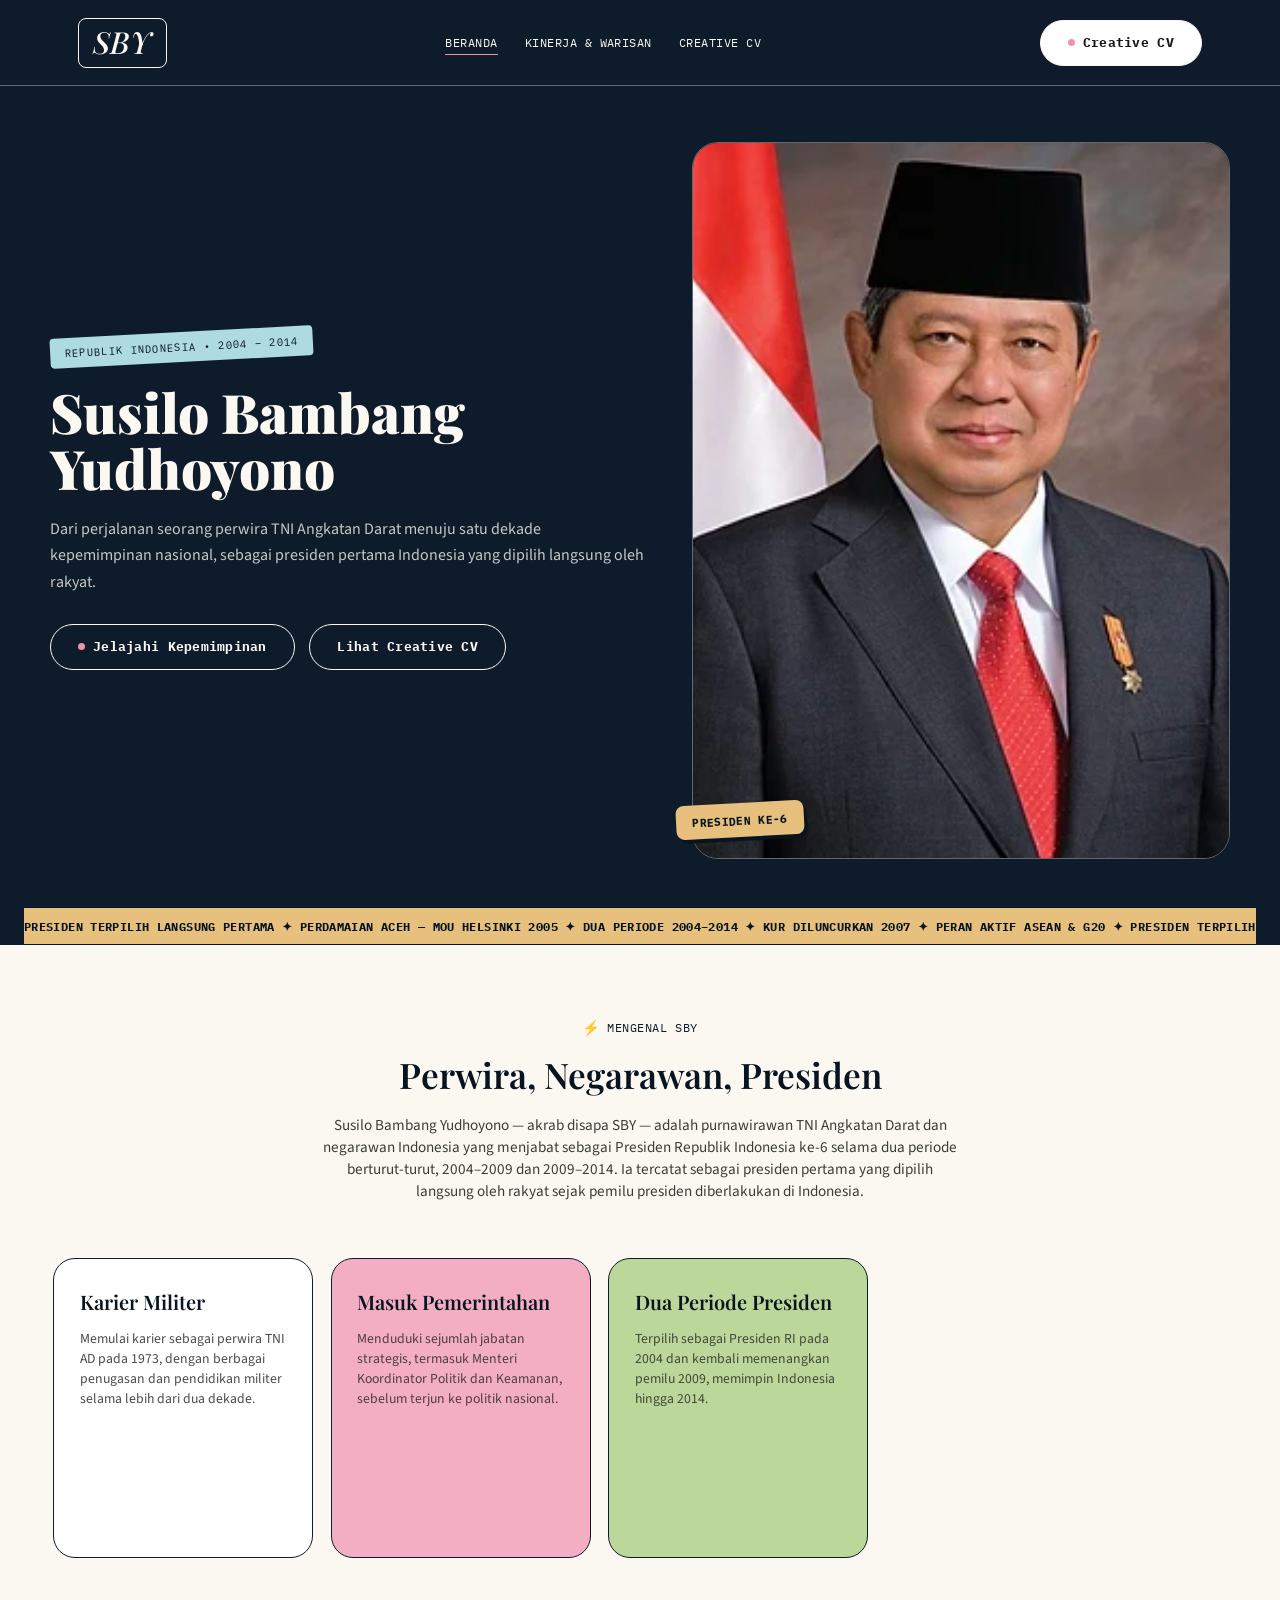
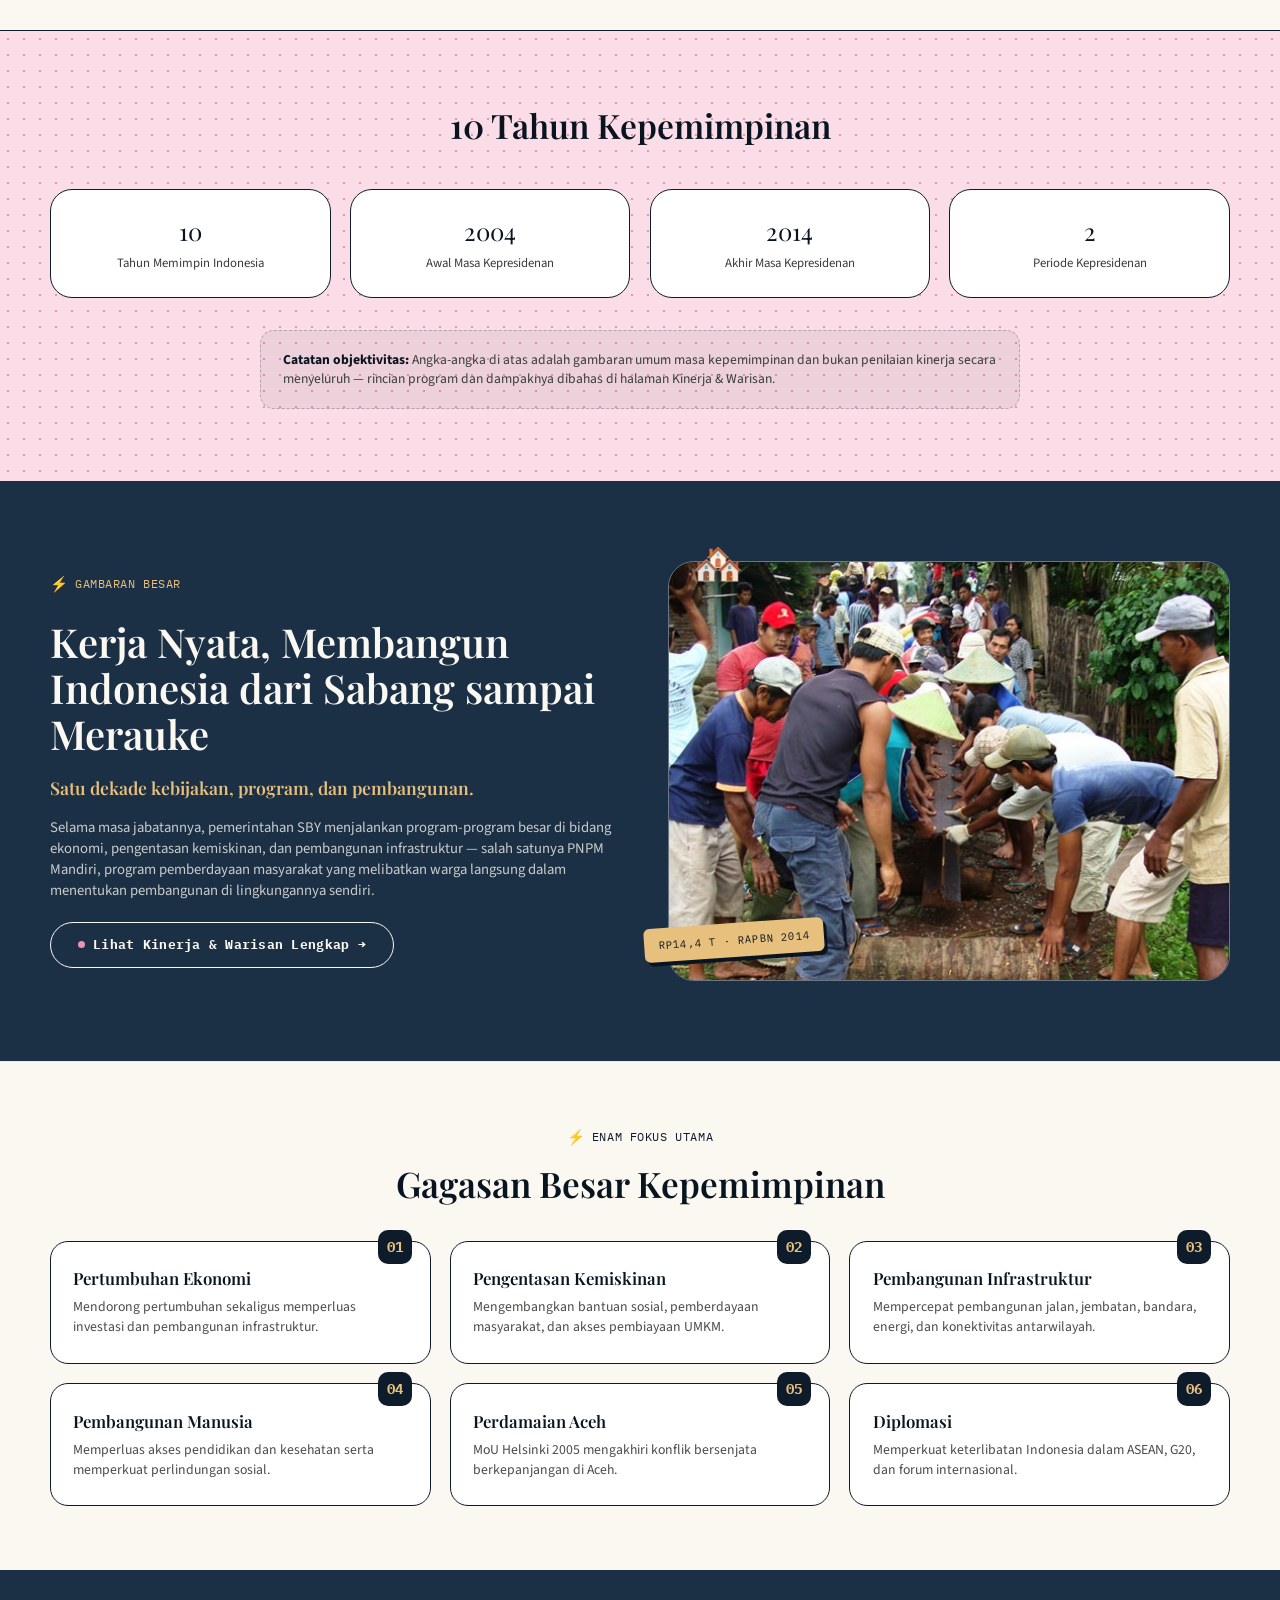
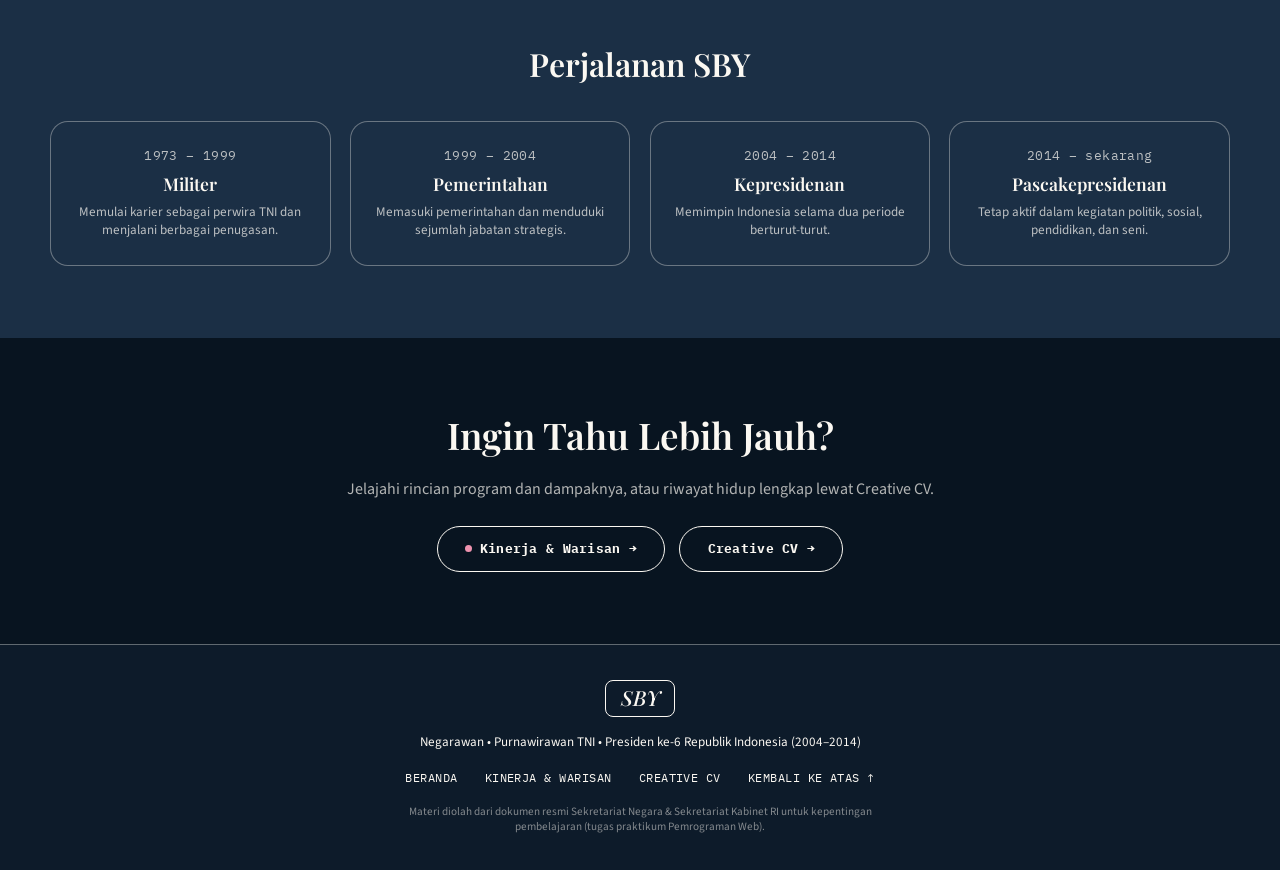
<file: index.html>
<!DOCTYPE html>
<html lang="id">
<head>
<meta charset="UTF-8" />
<meta name="viewport" content="width=device-width, initial-scale=1.0" />
<title>Susilo Bambang Yudhoyono — Beranda</title>
<link rel="preconnect" href="https://fonts.googleapis.com" />
<link rel="preconnect" href="https://fonts.gstatic.com" crossorigin />
<link href="https://fonts.googleapis.com/css2?family=Playfair+Display:ital,wght@0,500;0,600;0,700;0,900;1,500;1,600&family=IBM+Plex+Mono:wght@400;500;700&family=Source+Sans+3:wght@400;500;600;700&display=swap" rel="stylesheet" />
<link rel="stylesheet" href="style.css" />
</head>
<body>

  <header class="site-header" id="top">
    <div class="nav">
      <a href="index.html" class="logo">SBY</a>
      <input type="checkbox" id="nav-toggle" class="nav__toggle-input" />
      <label for="nav-toggle" class="nav__toggle" aria-label="Buka menu"><span></span><span></span><span></span></label>
      <nav class="nav__links">
        <a href="index.html" class="is-active">Beranda</a>
        <a href="kinerja-warisan.html">Kinerja &amp; Warisan</a>
        <a href="cv.html">Creative CV</a>
      </nav>
      <div class="nav__actions">
        <a href="cv.html" class="btn btn--lg"><span class="btn__dot"></span>Creative CV</a>
      </div>
    </div>
  </header>

  <!-- HERO dengan foto asli -->
  <section class="hero-photo">
    <div class="hero-photo__grid">
      <div>
        <span class="hero-photo__kicker">Republik Indonesia &bull; 2004 &ndash; 2014</span>
        <h1 class="hero-photo__title">Susilo Bambang Yudhoyono</h1>
        <p class="hero-photo__tagline">
          Dari perjalanan seorang perwira TNI Angkatan Darat menuju satu dekade
          kepemimpinan nasional, sebagai presiden pertama Indonesia yang dipilih
          langsung oleh rakyat.
        </p>
        <div class="hero-photo__actions">
          <a href="#gagasan" class="btn btn--lg btn--outline-cream"><span class="btn__dot"></span>Jelajahi Kepemimpinan</a>
          <a href="cv.html" class="btn btn--lg btn--outline-cream">Lihat Creative CV</a>
        </div>
      </div>
      <div class="hero-photo__frame">
        <img src="images/foto-sby.jpg" alt="Foto Susilo Bambang Yudhoyono">
        <span class="hero-photo__tag">Presiden ke-6</span>
      </div>
    </div>

    <div class="marquee">
      <div class="marquee__track">
        <span>PRESIDEN TERPILIH LANGSUNG PERTAMA ✦ PERDAMAIAN ACEH — MoU HELSINKI 2005 ✦ DUA PERIODE 2004–2014 ✦ KUR DILUNCURKAN 2007 ✦ PERAN AKTIF ASEAN &amp; G20 ✦&nbsp;</span>
        <span aria-hidden="true">PRESIDEN TERPILIH LANGSUNG PERTAMA ✦ PERDAMAIAN ACEH — MoU HELSINKI 2005 ✦ DUA PERIODE 2004–2014 ✦ KUR DILUNCURKAN 2007 ✦ PERAN AKTIF ASEAN &amp; G20 ✦&nbsp;</span>
      </div>
    </div>
  </section>

  <main>

    <!-- SIAPA SBY -->
    <section class="intro" id="siapa-sby">
      <div class="intro__head">
        <p class="eyebrow"><span class="eyebrow__bolt">⚡</span> Mengenal SBY</p>
        <h2>Perwira, Negarawan, Presiden</h2>
        <p class="intro__desc">
          Susilo Bambang Yudhoyono &mdash; akrab disapa SBY &mdash; adalah purnawirawan
          TNI Angkatan Darat dan negarawan Indonesia yang menjabat sebagai Presiden
          Republik Indonesia ke-6 selama dua periode berturut-turut, 2004&ndash;2009
          dan 2009&ndash;2014. Ia tercatat sebagai presiden pertama yang dipilih
          langsung oleh rakyat sejak pemilu presiden diberlakukan di Indonesia.
        </p>
      </div>

      <div class="carousel">
        <div class="carousel__track">
          <div class="feature-card feature-card--white">
            <h3>Karier Militer</h3>
            <p>Memulai karier sebagai perwira TNI AD pada 1973, dengan berbagai penugasan dan pendidikan militer selama lebih dari dua dekade.</p>
          </div>
          <div class="feature-card feature-card--pink">
            <h3>Masuk Pemerintahan</h3>
            <p>Menduduki sejumlah jabatan strategis, termasuk Menteri Koordinator Politik dan Keamanan, sebelum terjun ke politik nasional.</p>
          </div>
          <div class="feature-card feature-card--green">
            <h3>Dua Periode Presiden</h3>
            <p>Terpilih sebagai Presiden RI pada 2004 dan kembali memenangkan pemilu 2009, memimpin Indonesia hingga 2014.</p>
          </div>
        </div>
      </div>
    </section>

    <!-- STATISTIK RINGKAS -->
    <section class="members" id="statistik">
      <h2 class="members__title">10 Tahun Kepemimpinan</h2>
      <div class="recap-grid">
        <div class="recap-item" style="background:var(--white); border-color:var(--navy);"><p class="recap-item__value" style="color:var(--navy-deep);">10</p><p class="recap-item__label" style="color:var(--ink-oncream);">Tahun Memimpin Indonesia</p></div>
        <div class="recap-item" style="background:var(--white); border-color:var(--navy);"><p class="recap-item__value" style="color:var(--navy-deep);">2004</p><p class="recap-item__label" style="color:var(--ink-oncream);">Awal Masa Kepresidenan</p></div>
        <div class="recap-item" style="background:var(--white); border-color:var(--navy);"><p class="recap-item__value" style="color:var(--navy-deep);">2014</p><p class="recap-item__label" style="color:var(--ink-oncream);">Akhir Masa Kepresidenan</p></div>
        <div class="recap-item" style="background:var(--white); border-color:var(--navy);"><p class="recap-item__value" style="color:var(--navy-deep);">2</p><p class="recap-item__label" style="color:var(--ink-oncream);">Periode Kepresidenan</p></div>
      </div>
      <div class="note-box" style="background:rgba(13,27,42,0.06); border-color:rgba(13,27,42,0.25);">
        <p style="color:var(--ink-oncream);"><strong style="color:var(--navy-deep);">Catatan objektivitas:</strong> Angka-angka di atas adalah gambaran umum masa kepemimpinan dan bukan penilaian kinerja secara menyeluruh &mdash; rincian program dan dampaknya dibahas di halaman Kinerja &amp; Warisan.</p>
      </div>
    </section>

    <!-- GAMBARAN BESAR KEPEMIMPINAN (teaser ke page 2) -->
    <section class="membership" id="gambaran-besar">
      <div class="membership__inner">
        <div class="membership__copy">
          <p class="eyebrow" style="color:var(--gold);"><span class="eyebrow__bolt">⚡</span> Gambaran Besar</p>
          <h2 class="membership__title">Kerja Nyata, Membangun Indonesia dari Sabang sampai Merauke</h2>
          <p class="membership__lede">Satu dekade kebijakan, program, dan pembangunan.</p>
          <p class="membership__text">
            Selama masa jabatannya, pemerintahan SBY menjalankan program-program
            besar di bidang ekonomi, pengentasan kemiskinan, dan pembangunan
            infrastruktur &mdash; salah satunya PNPM Mandiri, program pemberdayaan
            masyarakat yang melibatkan warga langsung dalam menentukan pembangunan
            di lingkungannya sendiri.
          </p>
          <a href="kinerja-warisan.html" class="btn btn--lg btn--outline-cream" style="margin-top:0.6rem;"><span class="btn__dot"></span>Lihat Kinerja &amp; Warisan Lengkap →</a>
        </div>
        <div class="membership__media">
          <span class="membership__disco" aria-hidden="true">🏘️</span>
          <img src="images/foto-pnpm.jpg" alt="Kegiatan PNPM Mandiri" class="media-photo">
          <span class="badge badge--float">Rp14,4 T · RAPBN 2014</span>
        </div>
      </div>
    </section>

    <!-- GAGASAN BESAR KEPEMIMPINAN -->
    <section class="num-section" id="gagasan">
      <div class="num-section__inner">
        <div class="intro__head" style="margin-bottom:2.2rem;">
          <p class="eyebrow"><span class="eyebrow__bolt">⚡</span> Enam Fokus Utama</p>
          <h2>Gagasan Besar Kepemimpinan</h2>
        </div>
        <div class="grid-6">
          <div class="simple-card"><span class="simple-card__num">01</span><h3>Pertumbuhan Ekonomi</h3><p>Mendorong pertumbuhan sekaligus memperluas investasi dan pembangunan infrastruktur.</p></div>
          <div class="simple-card"><span class="simple-card__num">02</span><h3>Pengentasan Kemiskinan</h3><p>Mengembangkan bantuan sosial, pemberdayaan masyarakat, dan akses pembiayaan UMKM.</p></div>
          <div class="simple-card"><span class="simple-card__num">03</span><h3>Pembangunan Infrastruktur</h3><p>Mempercepat pembangunan jalan, jembatan, bandara, energi, dan konektivitas antarwilayah.</p></div>
          <div class="simple-card"><span class="simple-card__num">04</span><h3>Pembangunan Manusia</h3><p>Memperluas akses pendidikan dan kesehatan serta memperkuat perlindungan sosial.</p></div>
          <div class="simple-card"><span class="simple-card__num">05</span><h3>Perdamaian Aceh</h3><p>MoU Helsinki 2005 mengakhiri konflik bersenjata berkepanjangan di Aceh.</p></div>
          <div class="simple-card"><span class="simple-card__num">06</span><h3>Diplomasi</h3><p>Memperkuat keterlibatan Indonesia dalam ASEAN, G20, dan forum internasional.</p></div>
        </div>
      </div>
    </section>

    <!-- PERJALANAN SBY -->
    <section style="background:var(--navy-soft); padding:4.5rem 1.5rem;">
      <div class="num-section__inner">
        <h2 style="color:var(--cream); font-size:clamp(1.5rem, 3vw, 2rem); text-align:center; margin-bottom:2.2rem;">Perjalanan SBY</h2>
        <div class="grid-4">
          <div class="journey-card"><p class="journey-card__period">1973 – 1999</p><h3>Militer</h3><p>Memulai karier sebagai perwira TNI dan menjalani berbagai penugasan.</p></div>
          <div class="journey-card"><p class="journey-card__period">1999 – 2004</p><h3>Pemerintahan</h3><p>Memasuki pemerintahan dan menduduki sejumlah jabatan strategis.</p></div>
          <div class="journey-card"><p class="journey-card__period">2004 – 2014</p><h3>Kepresidenan</h3><p>Memimpin Indonesia selama dua periode berturut-turut.</p></div>
          <div class="journey-card"><p class="journey-card__period">2014 – sekarang</p><h3>Pascakepresidenan</h3><p>Tetap aktif dalam kegiatan politik, sosial, pendidikan, dan seni.</p></div>
        </div>
      </div>
    </section>

    <section class="cta-footer">
      <h2>Ingin Tahu Lebih Jauh?</h2>
      <p>Jelajahi rincian program dan dampaknya, atau riwayat hidup lengkap lewat Creative CV.</p>
      <div class="cta-footer__actions">
        <a href="kinerja-warisan.html" class="btn btn--lg btn--outline-cream"><span class="btn__dot"></span>Kinerja &amp; Warisan →</a>
        <a href="cv.html" class="btn btn--lg btn--outline-cream">Creative CV →</a>
      </div>
    </section>

  </main>

  <footer class="site-header" style="border-top:1.4px solid var(--line-onnavy); border-bottom:none;">
    <div class="nav" style="flex-direction:column; text-align:center; gap:1rem; padding:2.2rem 1.75rem;">
      <p class="logo" style="font-size:1.3rem;">SBY</p>
      <p style="font-size:0.82rem; color:var(--cream);">Negarawan • Purnawirawan TNI • Presiden ke-6 Republik Indonesia (2004–2014)</p>
      <nav class="nav__links" style="flex-direction:row; text-transform:uppercase;">
        <a href="index.html">Beranda</a>
        <a href="kinerja-warisan.html">Kinerja &amp; Warisan</a>
        <a href="cv.html">Creative CV</a>
        <a href="#top">Kembali ke atas ↑</a>
      </nav>
      <p style="font-size:0.7rem; color:rgba(251,248,242,0.5); max-width:520px;">Materi diolah dari dokumen resmi Sekretariat Negara &amp; Sekretariat Kabinet RI untuk kepentingan pembelajaran (tugas praktikum Pemrograman Web).</p>
    </div>
  </footer>

</body>
</html>
</file>
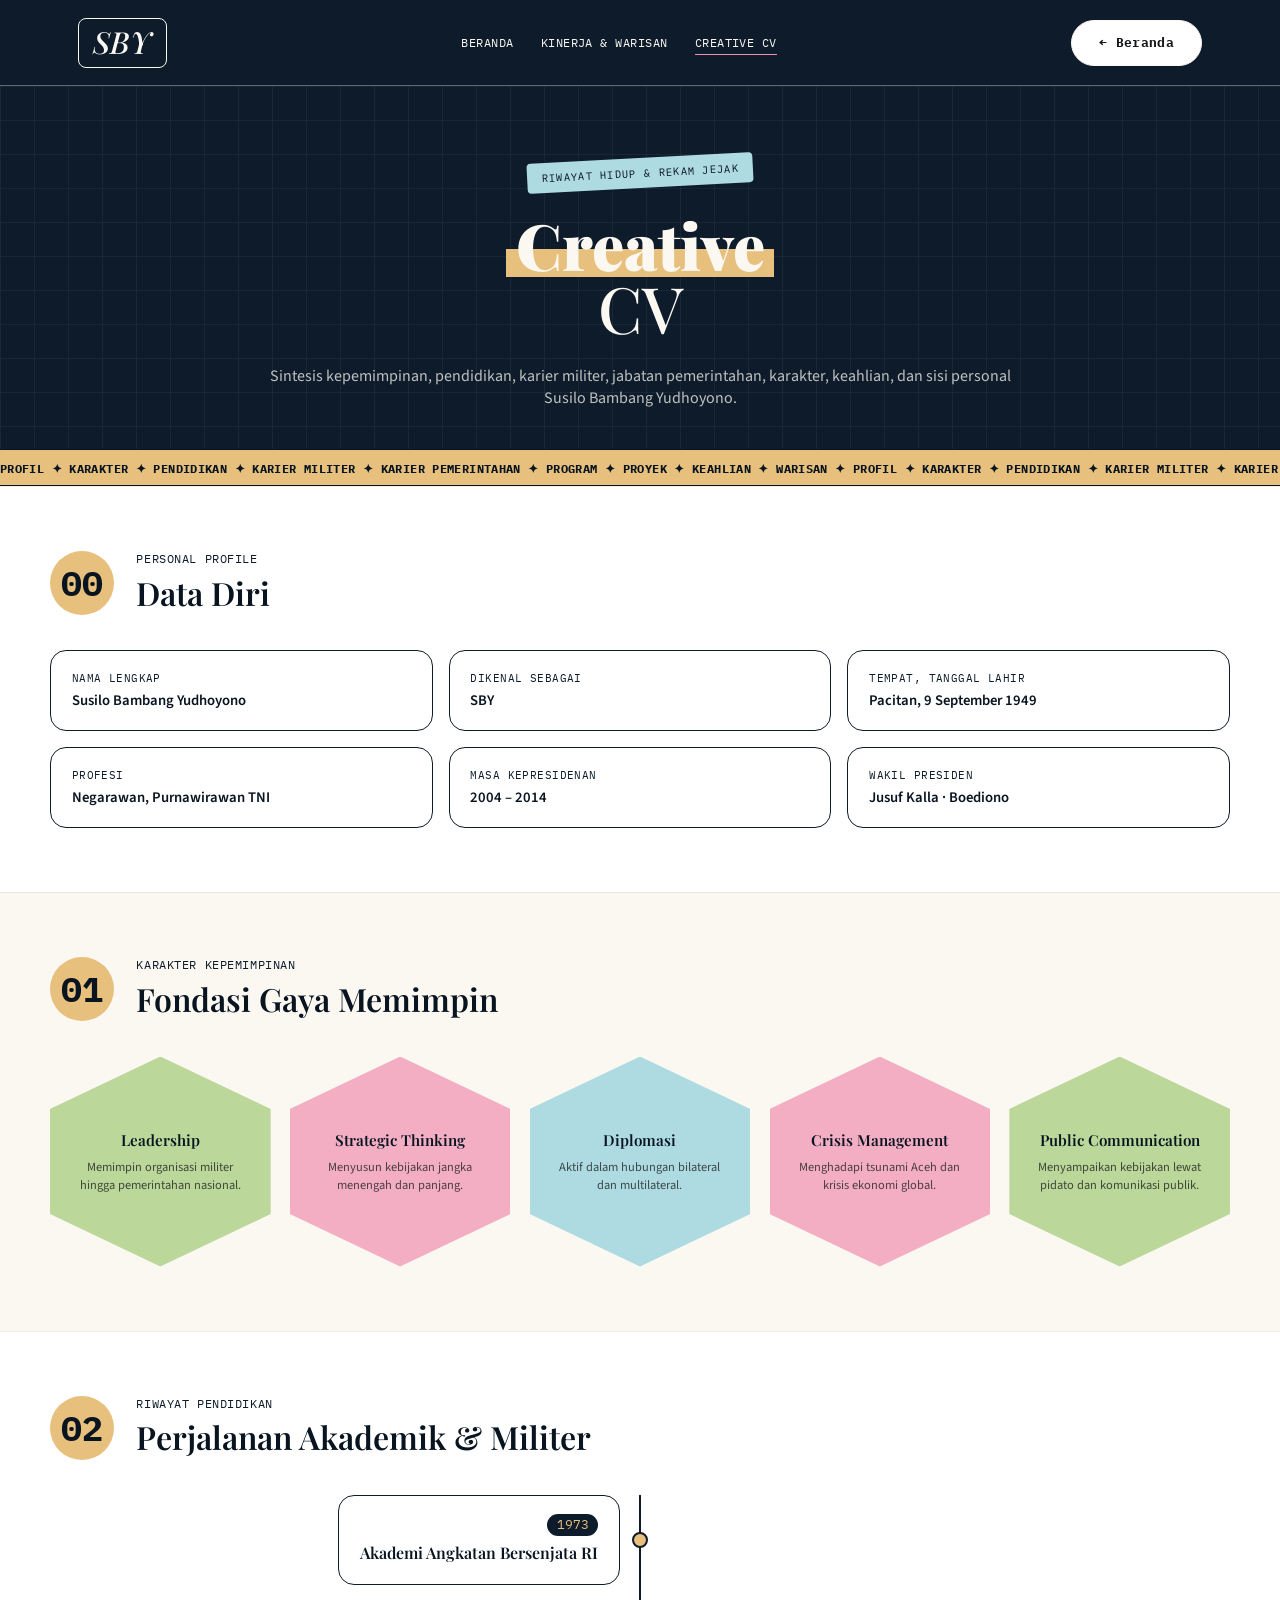
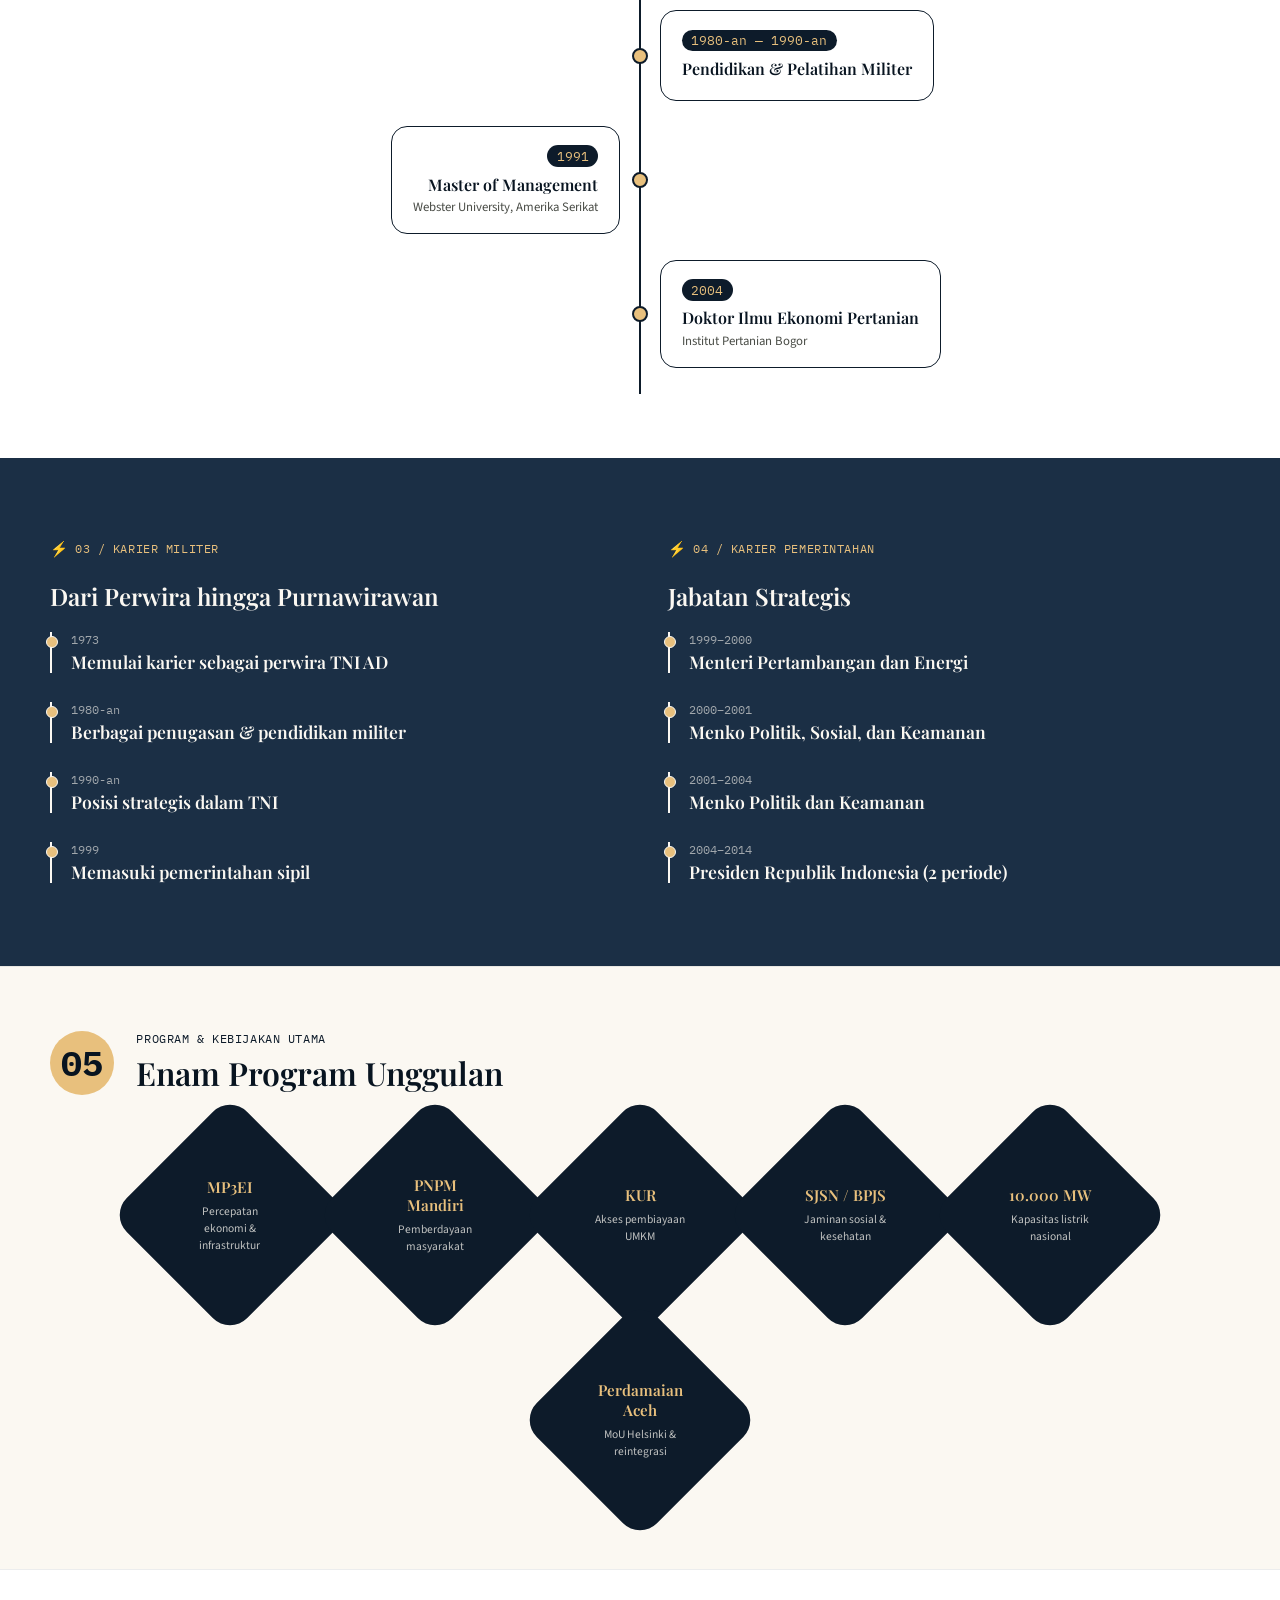
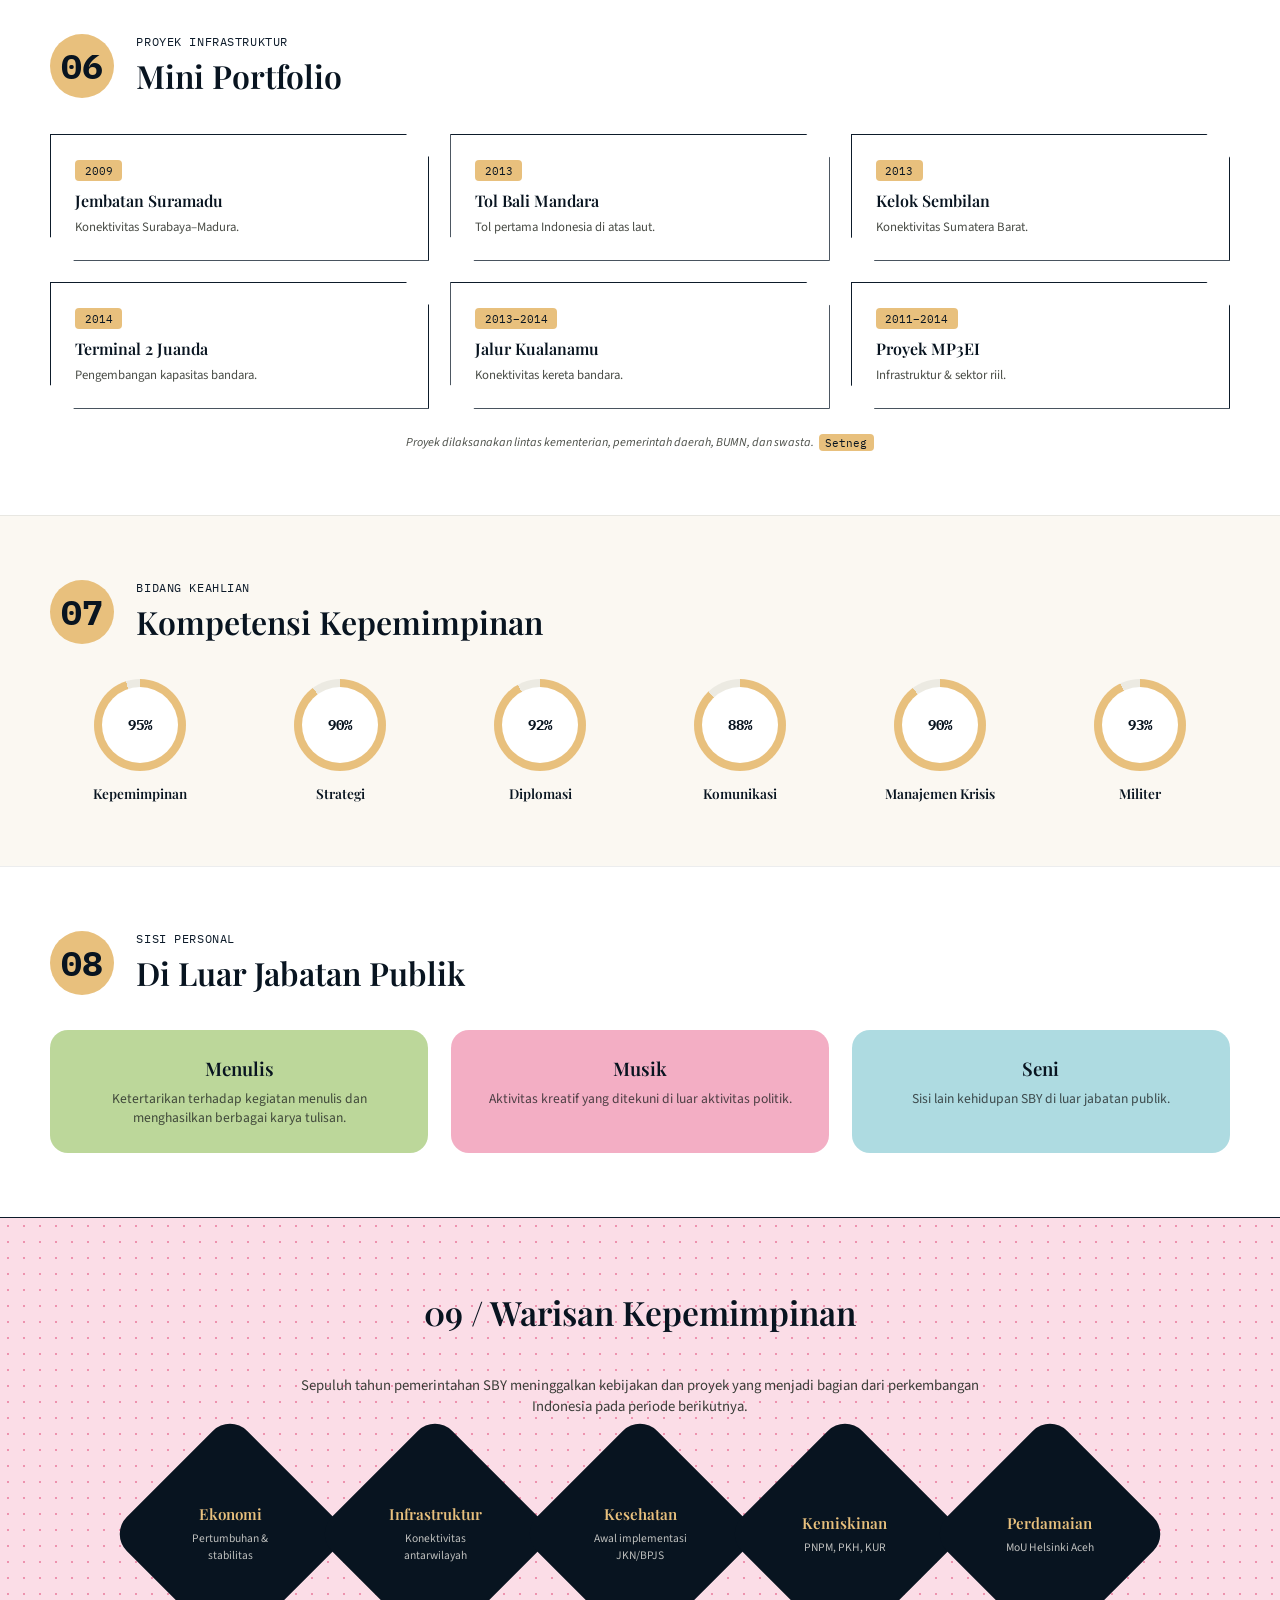
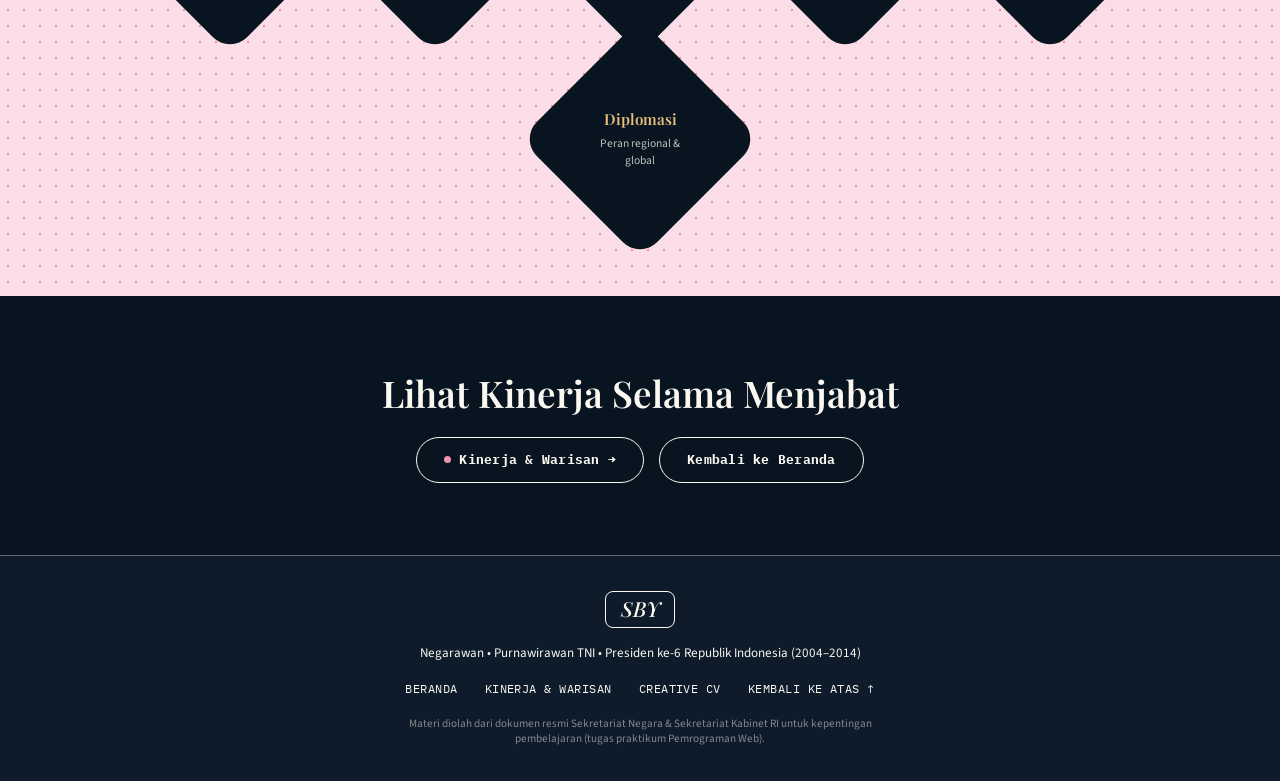
<file: cv.html>
<!DOCTYPE html>
<html lang="id">
<head>
<meta charset="UTF-8" />
<meta name="viewport" content="width=device-width, initial-scale=1.0" />
<title>Creative CV — Susilo Bambang Yudhoyono</title>
<link rel="preconnect" href="https://fonts.googleapis.com" />
<link rel="preconnect" href="https://fonts.gstatic.com" crossorigin />
<link href="https://fonts.googleapis.com/css2?family=Playfair+Display:ital,wght@0,500;0,600;0,700;0,900;1,500;1,600&family=IBM+Plex+Mono:wght@400;500;700&family=Source+Sans+3:wght@400;500;600;700&display=swap" rel="stylesheet" />
<link rel="stylesheet" href="style.css" />
</head>
<body>

  <header class="site-header" id="top">
    <div class="nav">
      <a href="index.html" class="logo">SBY</a>
      <input type="checkbox" id="nav-toggle" class="nav__toggle-input" />
      <label for="nav-toggle" class="nav__toggle" aria-label="Buka menu"><span></span><span></span><span></span></label>
      <nav class="nav__links">
        <a href="index.html">Beranda</a>
        <a href="kinerja-warisan.html">Kinerja &amp; Warisan</a>
        <a href="cv.html" class="is-active">Creative CV</a>
      </nav>
      <div class="nav__actions"><a href="index.html" class="btn btn--lg">← Beranda</a></div>
    </div>
  </header>

  <!-- HERO (sama gaya page 2) -->
  <section class="hero" style="padding-bottom:2.5rem;">
    <div class="hero__grid" aria-hidden="true"></div>
    <div class="hero__inner">
      <span class="hero__tag--left">Riwayat Hidup &amp; Rekam Jejak</span>
      <h1 class="hero__title">
        <span class="hero__line hero__line--marked">Creative</span>
        <span class="hero__line hero__line--script">CV</span>
      </h1>
      <p>Sintesis kepemimpinan, pendidikan, karier militer, jabatan pemerintahan, karakter, keahlian, dan sisi personal Susilo Bambang Yudhoyono.</p>
    </div>
  </section>

  <div class="marquee">
    <div class="marquee__track">
      <span>PROFIL ✦ KARAKTER ✦ PENDIDIKAN ✦ KARIER MILITER ✦ KARIER PEMERINTAHAN ✦ PROGRAM ✦ PROYEK ✦ KEAHLIAN ✦ WARISAN ✦&nbsp;</span>
      <span aria-hidden="true">PROFIL ✦ KARAKTER ✦ PENDIDIKAN ✦ KARIER MILITER ✦ KARIER PEMERINTAHAN ✦ PROGRAM ✦ PROYEK ✦ KEAHLIAN ✦ WARISAN ✦&nbsp;</span>
    </div>
  </div>

  <main>

    <!-- 00 PERSONAL PROFILE (kartu kecil, bukan grid polos seperti page 2) -->
    <section class="num-section num-section--soft" id="profile">
      <div class="num-section__inner">
        <div class="num-section__head">
          <span class="num-section__number num-section__number--circle">00</span>
          <div><p class="num-section__kicker">Personal Profile</p><h2>Data Diri</h2></div>
        </div>
        <div class="profile-card-grid">
          <div class="profile-card"><dt>Nama Lengkap</dt><dd>Susilo Bambang Yudhoyono</dd></div>
          <div class="profile-card"><dt>Dikenal Sebagai</dt><dd>SBY</dd></div>
          <div class="profile-card"><dt>Tempat, Tanggal Lahir</dt><dd>Pacitan, 9 September 1949</dd></div>
          <div class="profile-card"><dt>Profesi</dt><dd>Negarawan, Purnawirawan TNI</dd></div>
          <div class="profile-card"><dt>Masa Kepresidenan</dt><dd>2004 – 2014</dd></div>
          <div class="profile-card"><dt>Wakil Presiden</dt><dd>Jusuf Kalla · Boediono</dd></div>
        </div>
      </div>
    </section>

    <!-- 01 KARAKTER KEPEMIMPINAN (hexagon, bukan kotak seperti page 2) -->
    <section class="num-section" id="karakter">
      <div class="num-section__inner">
        <div class="num-section__head">
          <span class="num-section__number num-section__number--circle">01</span>
          <div><p class="num-section__kicker">Karakter Kepemimpinan</p><h2>Fondasi Gaya Memimpin</h2></div>
        </div>
        <div class="hex-grid">
          <div class="hex-card"><h3>Leadership</h3><p>Memimpin organisasi militer hingga pemerintahan nasional.</p></div>
          <div class="hex-card"><h3>Strategic Thinking</h3><p>Menyusun kebijakan jangka menengah dan panjang.</p></div>
          <div class="hex-card"><h3>Diplomasi</h3><p>Aktif dalam hubungan bilateral dan multilateral.</p></div>
          <div class="hex-card"><h3>Crisis Management</h3><p>Menghadapi tsunami Aceh dan krisis ekonomi global.</p></div>
          <div class="hex-card"><h3>Public Communication</h3><p>Menyampaikan kebijakan lewat pidato dan komunikasi publik.</p></div>
        </div>
      </div>
    </section>

    <!-- 02 RIWAYAT PENDIDIKAN (zigzag timeline, bukan vertical-line seperti page 2) -->
    <section class="num-section num-section--soft" id="pendidikan">
      <div class="num-section__inner">
        <div class="num-section__head">
          <span class="num-section__number num-section__number--circle">02</span>
          <div><p class="num-section__kicker">Riwayat Pendidikan</p><h2>Perjalanan Akademik &amp; Militer</h2></div>
        </div>
        <div class="zigzag">
          <div class="zigzag-row">
            <div class="zigzag-row__card zigzag-row__card--left"><p class="zigzag-row__period">1973</p><h3>Akademi Angkatan Bersenjata RI</h3></div>
            <div class="zigzag-row__dot"></div><div></div>
          </div>
          <div class="zigzag-row">
            <div></div><div class="zigzag-row__dot"></div>
            <div class="zigzag-row__card zigzag-row__card--right"><p class="zigzag-row__period">1980-an — 1990-an</p><h3>Pendidikan &amp; Pelatihan Militer</h3></div>
          </div>
          <div class="zigzag-row">
            <div class="zigzag-row__card zigzag-row__card--left"><p class="zigzag-row__period">1991</p><h3>Master of Management</h3><p>Webster University, Amerika Serikat</p></div>
            <div class="zigzag-row__dot"></div><div></div>
          </div>
          <div class="zigzag-row">
            <div></div><div class="zigzag-row__dot"></div>
            <div class="zigzag-row__card zigzag-row__card--right"><p class="zigzag-row__period">2004</p><h3>Doktor Ilmu Ekonomi Pertanian</h3><p>Institut Pertanian Bogor</p></div>
          </div>
        </div>
      </div>
    </section>

    <!-- 03 & 04 KARIER MILITER / PEMERINTAHAN (zigzag juga tapi dua kolom terpisah via membership) -->
    <section class="membership" id="karier">
      <div class="membership__inner" style="align-items:flex-start;">
        <div style="flex:1 1 380px;">
          <p class="eyebrow" style="color:var(--gold);"><span class="eyebrow__bolt">⚡</span> 03 / Karier Militer</p>
          <h2 class="membership__title" style="font-size:1.5rem; margin-bottom:1.3rem;">Dari Perwira hingga Purnawirawan</h2>
          <div class="timeline-entry timeline-entry--onnavy"><p class="timeline-entry__period">1973</p><h3 class="timeline-entry__title">Memulai karier sebagai perwira TNI AD</h3></div>
          <div class="timeline-entry timeline-entry--onnavy"><p class="timeline-entry__period">1980-an</p><h3 class="timeline-entry__title">Berbagai penugasan &amp; pendidikan militer</h3></div>
          <div class="timeline-entry timeline-entry--onnavy"><p class="timeline-entry__period">1990-an</p><h3 class="timeline-entry__title">Posisi strategis dalam TNI</h3></div>
          <div class="timeline-entry timeline-entry--onnavy"><p class="timeline-entry__period">1999</p><h3 class="timeline-entry__title">Memasuki pemerintahan sipil</h3></div>
        </div>
        <div style="flex:1 1 380px;">
          <p class="eyebrow" style="color:var(--gold);"><span class="eyebrow__bolt">⚡</span> 04 / Karier Pemerintahan</p>
          <h2 class="membership__title" style="font-size:1.5rem; margin-bottom:1.3rem;">Jabatan Strategis</h2>
          <div class="timeline-entry timeline-entry--onnavy"><p class="timeline-entry__period">1999–2000</p><h3 class="timeline-entry__title">Menteri Pertambangan dan Energi</h3></div>
          <div class="timeline-entry timeline-entry--onnavy"><p class="timeline-entry__period">2000–2001</p><h3 class="timeline-entry__title">Menko Politik, Sosial, dan Keamanan</h3></div>
          <div class="timeline-entry timeline-entry--onnavy"><p class="timeline-entry__period">2001–2004</p><h3 class="timeline-entry__title">Menko Politik dan Keamanan</h3></div>
          <div class="timeline-entry timeline-entry--onnavy"><p class="timeline-entry__period">2004–2014</p><h3 class="timeline-entry__title">Presiden Republik Indonesia (2 periode)</h3></div>
        </div>
      </div>
    </section>

    <!-- 05 PROGRAM & KEBIJAKAN (diamond cards, bukan skill-chip biasa) -->
    <section class="num-section" id="program">
      <div class="num-section__inner">
        <div class="num-section__head">
          <span class="num-section__number num-section__number--circle">05</span>
          <div><p class="num-section__kicker">Program &amp; Kebijakan Utama</p><h2>Enam Program Unggulan</h2></div>
        </div>
        <div class="diamond-grid">
          <div class="diamond-card"><div class="diamond-card__inner"><h3>MP3EI</h3><p>Percepatan ekonomi &amp; infrastruktur</p></div></div>
          <div class="diamond-card"><div class="diamond-card__inner"><h3>PNPM Mandiri</h3><p>Pemberdayaan masyarakat</p></div></div>
          <div class="diamond-card"><div class="diamond-card__inner"><h3>KUR</h3><p>Akses pembiayaan UMKM</p></div></div>
          <div class="diamond-card"><div class="diamond-card__inner"><h3>SJSN / BPJS</h3><p>Jaminan sosial &amp; kesehatan</p></div></div>
          <div class="diamond-card"><div class="diamond-card__inner"><h3>10.000 MW</h3><p>Kapasitas listrik nasional</p></div></div>
          <div class="diamond-card"><div class="diamond-card__inner"><h3>Perdamaian Aceh</h3><p>MoU Helsinki &amp; reintegrasi</p></div></div>
        </div>
      </div>
    </section>

    <!-- 06 PROYEK INFRASTRUKTUR (cut-card diagonal, bukan rounded seperti page 2) -->
    <section class="num-section num-section--soft" id="proyek">
      <div class="num-section__inner">
        <div class="num-section__head">
          <span class="num-section__number num-section__number--circle">06</span>
          <div><p class="num-section__kicker">Proyek Infrastruktur</p><h2>Mini Portfolio</h2></div>
        </div>
        <div class="cut-card-grid">
          <div class="cut-card"><span class="cut-card__tag">2009</span><h3>Jembatan Suramadu</h3><p>Konektivitas Surabaya–Madura.</p></div>
          <div class="cut-card"><span class="cut-card__tag">2013</span><h3>Tol Bali Mandara</h3><p>Tol pertama Indonesia di atas laut.</p></div>
          <div class="cut-card"><span class="cut-card__tag">2013</span><h3>Kelok Sembilan</h3><p>Konektivitas Sumatera Barat.</p></div>
          <div class="cut-card"><span class="cut-card__tag">2014</span><h3>Terminal 2 Juanda</h3><p>Pengembangan kapasitas bandara.</p></div>
          <div class="cut-card"><span class="cut-card__tag">2013–2014</span><h3>Jalur Kualanamu</h3><p>Konektivitas kereta bandara.</p></div>
          <div class="cut-card"><span class="cut-card__tag">2011–2014</span><h3>Proyek MP3EI</h3><p>Infrastruktur &amp; sektor riil.</p></div>
        </div>
        <p class="source-note" style="text-align:center; margin-top:1.6rem;">Proyek dilaksanakan lintas kementerian, pemerintah daerah, BUMN, dan swasta.<span class="source-tag">Setneg</span></p>
      </div>
    </section>

    <!-- 07 BIDANG KEAHLIAN (meter lingkaran, bukan bintang seperti sebelumnya) -->
    <section class="num-section" id="keahlian">
      <div class="num-section__inner">
        <div class="num-section__head">
          <span class="num-section__number num-section__number--circle">07</span>
          <div><p class="num-section__kicker">Bidang Keahlian</p><h2>Kompetensi Kepemimpinan</h2></div>
        </div>
        <div class="meter-grid">
          <div class="meter-card"><div class="meter-ring" style="--pct:95%"><span>95%</span></div><h3>Kepemimpinan</h3></div>
          <div class="meter-card"><div class="meter-ring" style="--pct:90%"><span>90%</span></div><h3>Strategi</h3></div>
          <div class="meter-card"><div class="meter-ring" style="--pct:92%"><span>92%</span></div><h3>Diplomasi</h3></div>
          <div class="meter-card"><div class="meter-ring" style="--pct:88%"><span>88%</span></div><h3>Komunikasi</h3></div>
          <div class="meter-card"><div class="meter-ring" style="--pct:90%"><span>90%</span></div><h3>Manajemen Krisis</h3></div>
          <div class="meter-card"><div class="meter-ring" style="--pct:93%"><span>93%</span></div><h3>Militer</h3></div>
        </div>
      </div>
    </section>

    <!-- 08 SISI PERSONAL (tetap grid warna seperti sebelumnya, konsisten dengan gagasan besar di page 1) -->
    <section class="num-section num-section--soft" id="personal">
      <div class="num-section__inner">
        <div class="num-section__head">
          <span class="num-section__number num-section__number--circle">08</span>
          <div><p class="num-section__kicker">Sisi Personal</p><h2>Di Luar Jabatan Publik</h2></div>
        </div>
        <div class="personal-grid">
          <div class="personal-card"><h3>Menulis</h3><p>Ketertarikan terhadap kegiatan menulis dan menghasilkan berbagai karya tulisan.</p></div>
          <div class="personal-card"><h3>Musik</h3><p>Aktivitas kreatif yang ditekuni di luar aktivitas politik.</p></div>
          <div class="personal-card"><h3>Seni</h3><p>Sisi lain kehidupan SBY di luar jabatan publik.</p></div>
        </div>
      </div>
    </section>

    <!-- 09 WARISAN KEPEMIMPINAN (diamond juga tapi warna beda, konsisten dgn recap page 2 secara makna) -->
    <section class="members" id="warisan">
      <h2 class="members__title">09 / Warisan Kepemimpinan</h2>
      <p style="text-align:center; max-width:700px; margin:0 auto 2rem; font-size:0.92rem; color:var(--ink-oncream);">Sepuluh tahun pemerintahan SBY meninggalkan kebijakan dan proyek yang menjadi bagian dari perkembangan Indonesia pada periode berikutnya.</p>
      <div class="diamond-grid">
        <div class="diamond-card" style="background:var(--navy-deep);"><div class="diamond-card__inner"><h3>Ekonomi</h3><p>Pertumbuhan &amp; stabilitas</p></div></div>
        <div class="diamond-card" style="background:var(--navy-deep);"><div class="diamond-card__inner"><h3>Infrastruktur</h3><p>Konektivitas antarwilayah</p></div></div>
        <div class="diamond-card" style="background:var(--navy-deep);"><div class="diamond-card__inner"><h3>Kesehatan</h3><p>Awal implementasi JKN/BPJS</p></div></div>
        <div class="diamond-card" style="background:var(--navy-deep);"><div class="diamond-card__inner"><h3>Kemiskinan</h3><p>PNPM, PKH, KUR</p></div></div>
        <div class="diamond-card" style="background:var(--navy-deep);"><div class="diamond-card__inner"><h3>Perdamaian</h3><p>MoU Helsinki Aceh</p></div></div>
        <div class="diamond-card" style="background:var(--navy-deep);"><div class="diamond-card__inner"><h3>Diplomasi</h3><p>Peran regional &amp; global</p></div></div>
      </div>
    </section>

    <section class="cta-footer">
      <h2>Lihat Kinerja Selama Menjabat</h2>
      <div class="cta-footer__actions">
        <a href="kinerja-warisan.html" class="btn btn--lg btn--outline-cream"><span class="btn__dot"></span>Kinerja &amp; Warisan →</a>
        <a href="index.html" class="btn btn--lg btn--outline-cream">Kembali ke Beranda</a>
      </div>
    </section>

  </main>

  <footer class="site-header" style="border-top:1.4px solid var(--line-onnavy); border-bottom:none;">
    <div class="nav" style="flex-direction:column; text-align:center; gap:1rem; padding:2.2rem 1.75rem;">
      <p class="logo" style="font-size:1.3rem;">SBY</p>
      <p style="font-size:0.82rem; color:var(--cream);">Negarawan • Purnawirawan TNI • Presiden ke-6 Republik Indonesia (2004–2014)</p>
      <nav class="nav__links" style="flex-direction:row; text-transform:uppercase;">
        <a href="index.html">Beranda</a>
        <a href="kinerja-warisan.html">Kinerja &amp; Warisan</a>
        <a href="cv.html">Creative CV</a>
        <a href="#top">Kembali ke atas ↑</a>
      </nav>
      <p style="font-size:0.7rem; color:rgba(251,248,242,0.5); max-width:520px;">Materi diolah dari dokumen resmi Sekretariat Negara &amp; Sekretariat Kabinet RI untuk kepentingan pembelajaran (tugas praktikum Pemrograman Web).</p>
    </div>
  </footer>

</body>
</html>
</file>
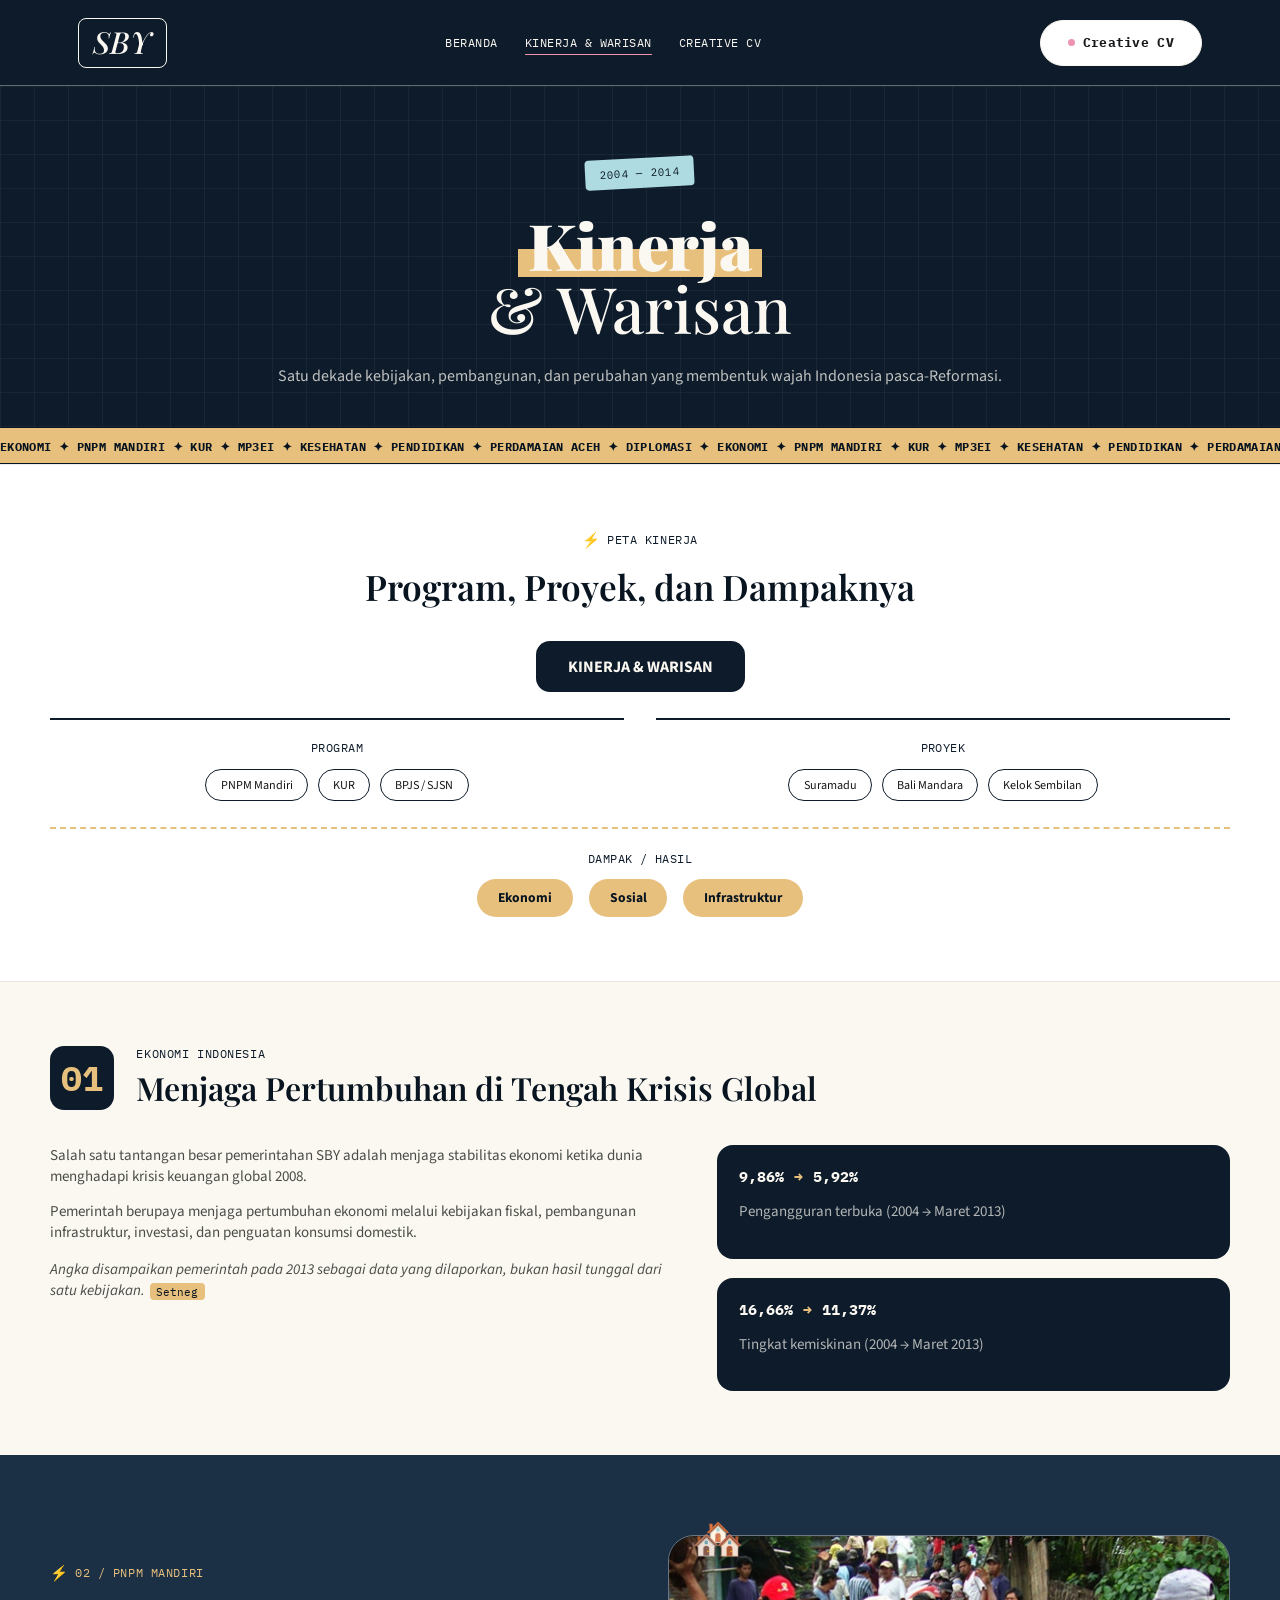
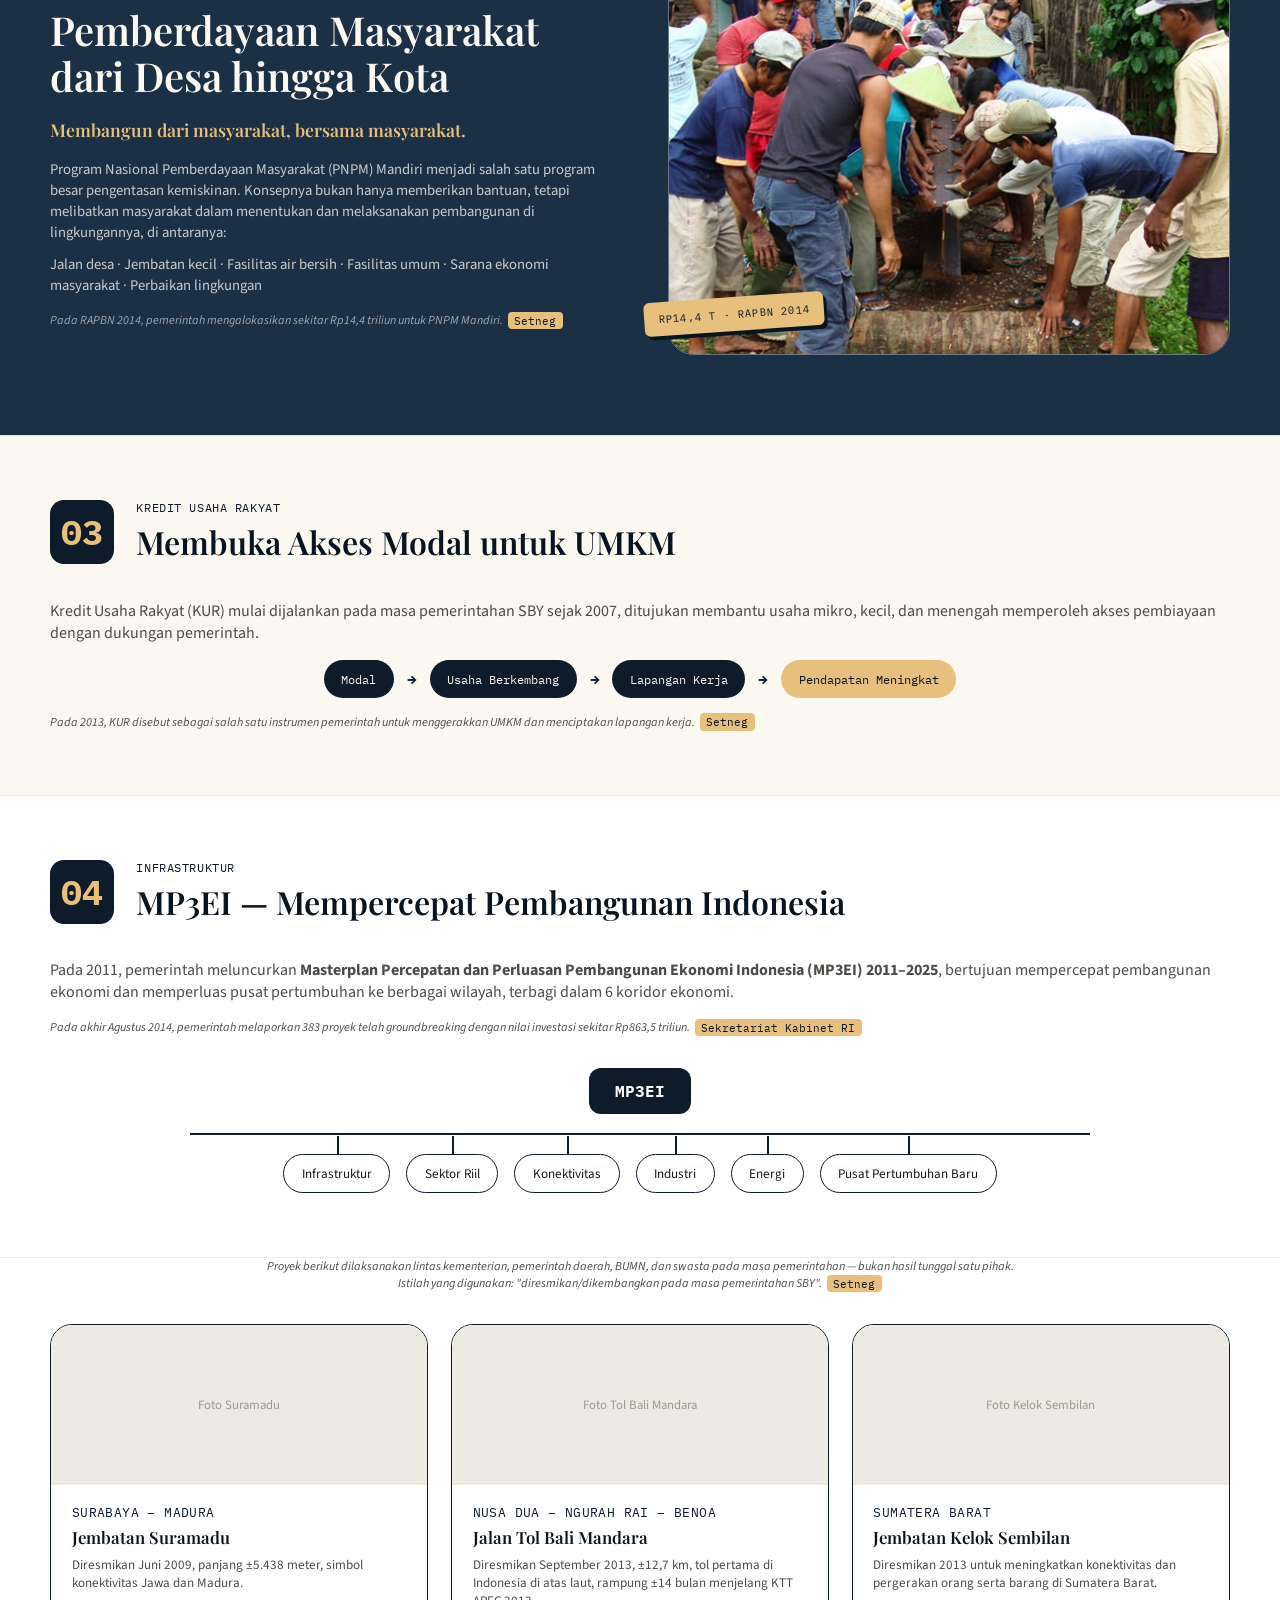
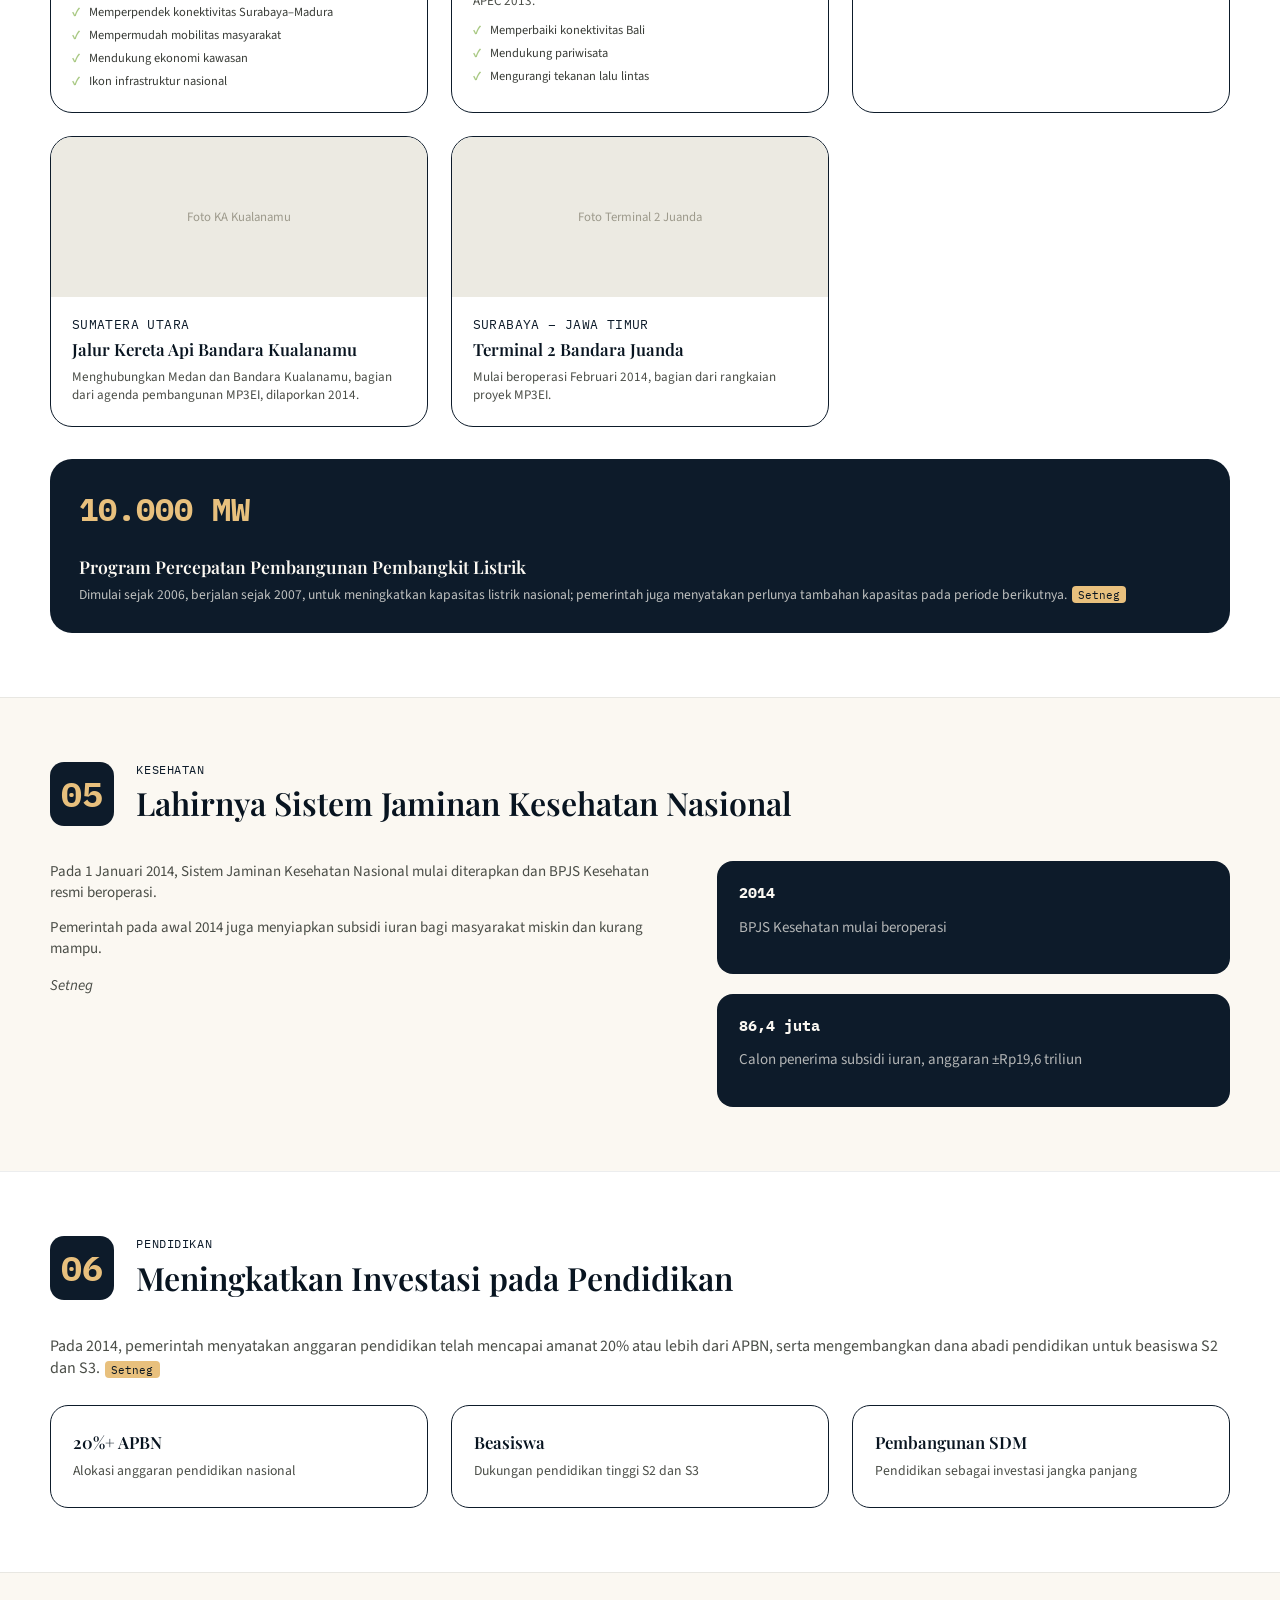
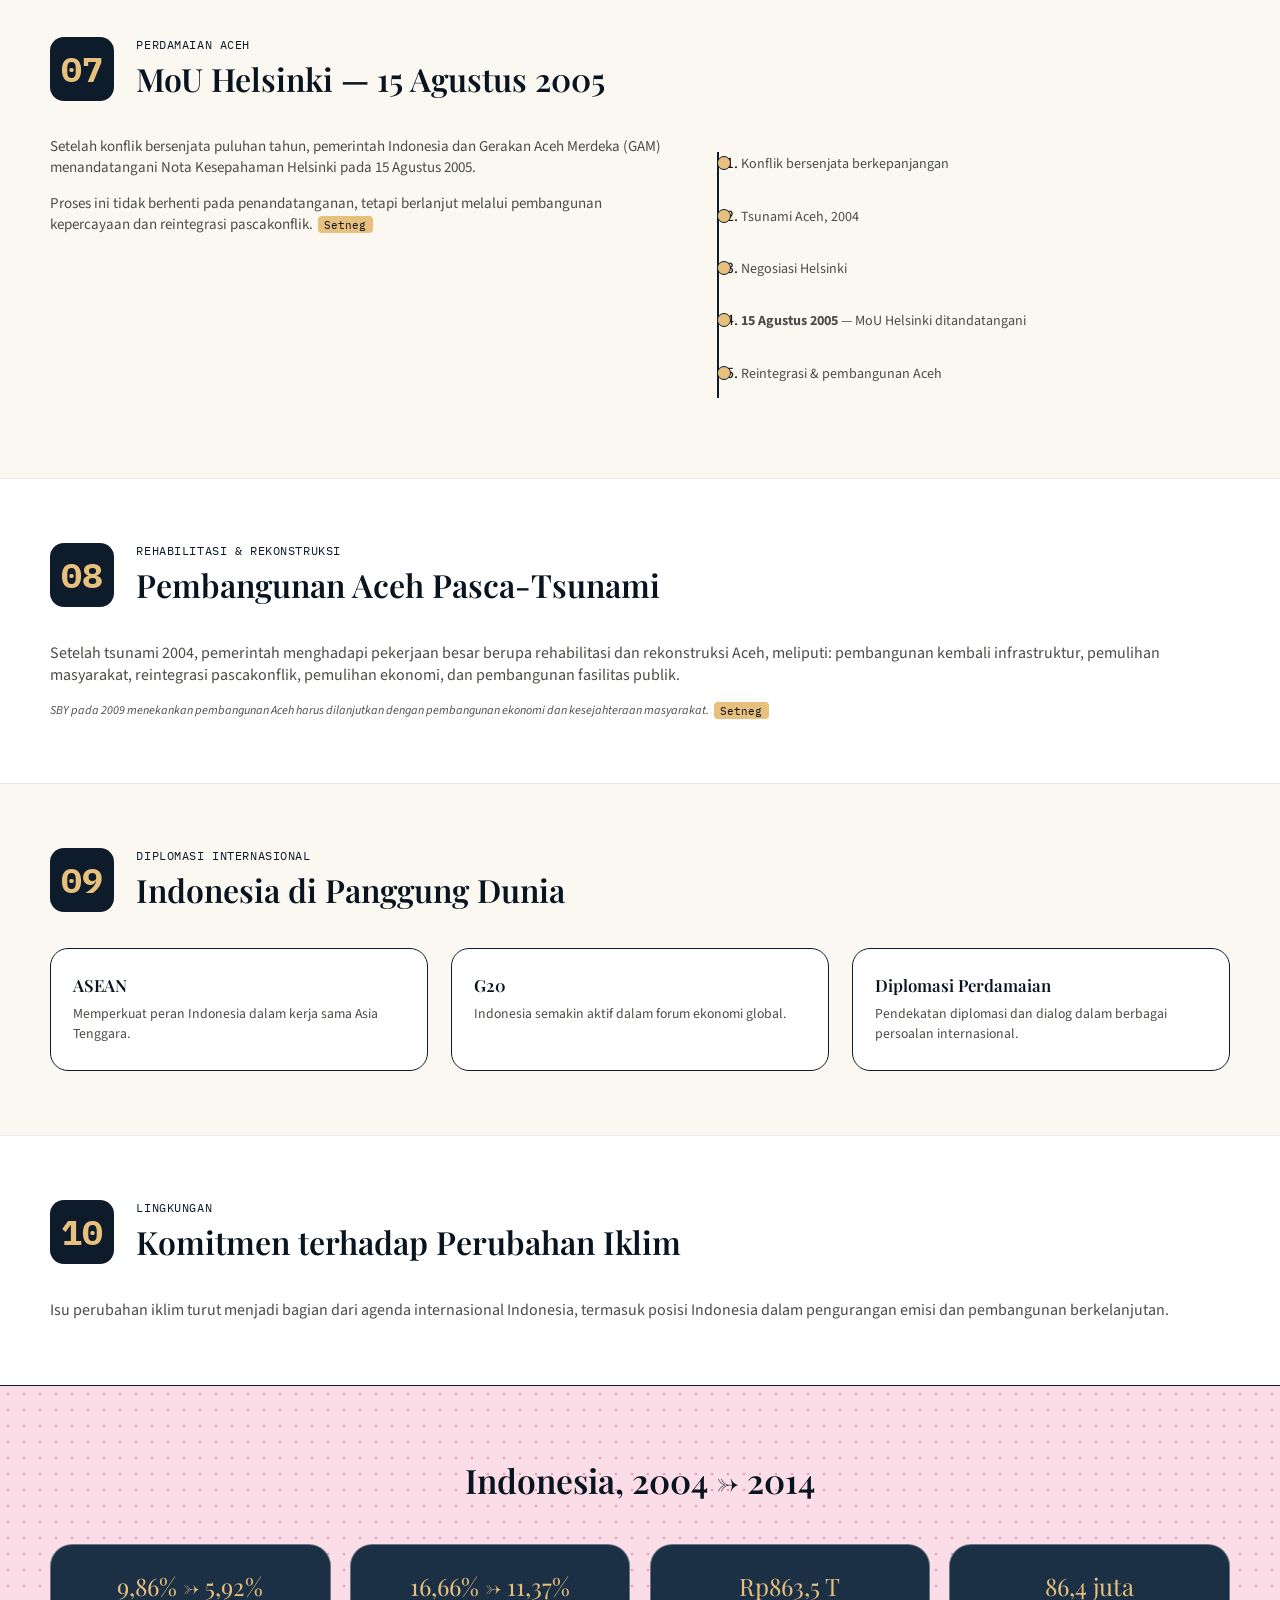
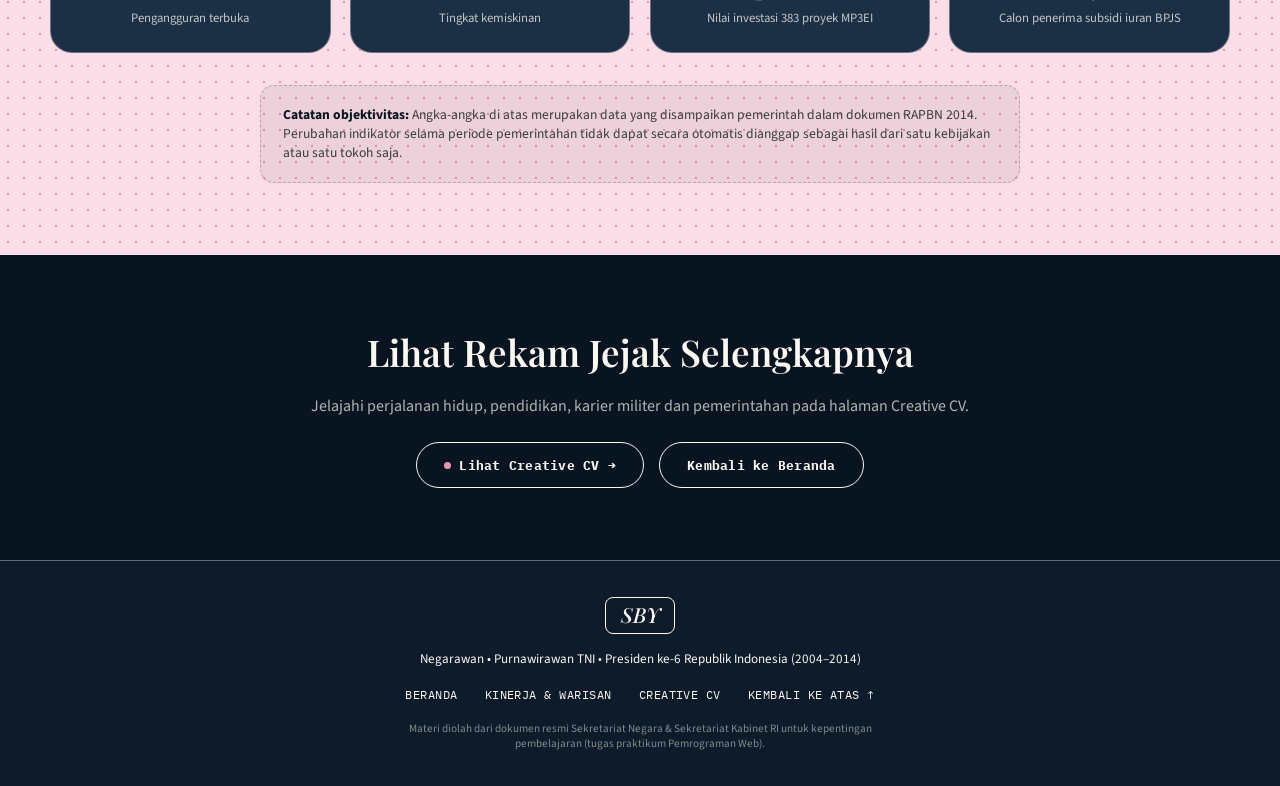
<file: kinerja-warisan.html>
<!DOCTYPE html>
<html lang="id">
<head>
<meta charset="UTF-8" />
<meta name="viewport" content="width=device-width, initial-scale=1.0" />
<title>Kinerja &amp; Warisan — Susilo Bambang Yudhoyono</title>
<link rel="preconnect" href="https://fonts.googleapis.com" />
<link rel="preconnect" href="https://fonts.gstatic.com" crossorigin />
<link href="https://fonts.googleapis.com/css2?family=Playfair+Display:ital,wght@0,500;0,600;0,700;0,900;1,500;1,600&family=IBM+Plex+Mono:wght@400;500;700&family=Source+Sans+3:wght@400;500;600;700&display=swap" rel="stylesheet" />
<link rel="stylesheet" href="style.css" />
</head>
<body>

  <header class="site-header" id="top">
    <div class="nav">
      <a href="index.html" class="logo">SBY</a>
      <input type="checkbox" id="nav-toggle" class="nav__toggle-input" />
      <label for="nav-toggle" class="nav__toggle" aria-label="Buka menu"><span></span><span></span><span></span></label>
      <nav class="nav__links">
        <a href="index.html">Beranda</a>
        <a href="kinerja-warisan.html" class="is-active">Kinerja &amp; Warisan</a>
        <a href="cv.html">Creative CV</a>
      </nav>
      <div class="nav__actions">
        <a href="cv.html" class="btn btn--lg"><span class="btn__dot"></span>Creative CV</a>
      </div>
    </div>
  </header>

  <section class="hero" style="padding-bottom:2.5rem;">
    <div class="hero__grid" aria-hidden="true"></div>
    <div class="hero__inner">
      <span class="hero__tag--left">2004 — 2014</span>
      <h1 class="hero__title">
        <span class="hero__line hero__line--marked">Kinerja</span>
        <span class="hero__line hero__line--script">&amp; Warisan</span>
      </h1>
      <p>Satu dekade kebijakan, pembangunan, dan perubahan yang membentuk wajah Indonesia pasca-Reformasi.</p>
    </div>
  </section>

  <div class="marquee">
    <div class="marquee__track">
      <span>EKONOMI ✦ PNPM MANDIRI ✦ KUR ✦ MP3EI ✦ KESEHATAN ✦ PENDIDIKAN ✦ PERDAMAIAN ACEH ✦ DIPLOMASI ✦&nbsp;</span>
      <span aria-hidden="true">EKONOMI ✦ PNPM MANDIRI ✦ KUR ✦ MP3EI ✦ KESEHATAN ✦ PENDIDIKAN ✦ PERDAMAIAN ACEH ✦ DIPLOMASI ✦&nbsp;</span>
    </div>
  </div>

  <main>

    <!-- PETA: PROGRAM & PROYEK -> DAMPAK -->
    <section class="num-section num-section--soft">
      <div class="num-section__inner">
        <div class="intro__head" style="margin-bottom:1rem;">
          <p class="eyebrow"><span class="eyebrow__bolt">⚡</span> Peta Kinerja</p>
          <h2>Program, Proyek, dan Dampaknya</h2>
        </div>
        <div class="impact-tree">
          <div class="impact-tree__top">KINERJA &amp; WARISAN</div>
          <div class="impact-tree__branches">
            <div class="impact-tree__col">
              <p class="impact-tree__col-label">Program</p>
              <div class="impact-tree__leaves"><span>PNPM Mandiri</span><span>KUR</span><span>BPJS / SJSN</span></div>
            </div>
            <div class="impact-tree__col">
              <p class="impact-tree__col-label">Proyek</p>
              <div class="impact-tree__leaves"><span>Suramadu</span><span>Bali Mandara</span><span>Kelok Sembilan</span></div>
            </div>
          </div>
          <div class="impact-tree__result">
            <p class="impact-tree__result-label">Dampak / Hasil</p>
            <div class="impact-tree__result-items"><span>Ekonomi</span><span>Sosial</span><span>Infrastruktur</span></div>
          </div>
        </div>
      </div>
    </section>

    <!-- 01 EKONOMI -->
    <section class="num-section" id="ekonomi">
      <div class="num-section__inner">
        <div class="num-section__head">
          <span class="num-section__number">01</span>
          <div><p class="num-section__kicker">Ekonomi Indonesia</p><h2>Menjaga Pertumbuhan di Tengah Krisis Global</h2></div>
        </div>
        <div class="num-section__body">
          <div>
            <p>Salah satu tantangan besar pemerintahan SBY adalah menjaga stabilitas ekonomi ketika dunia menghadapi krisis keuangan global 2008.</p>
            <p>Pemerintah berupaya menjaga pertumbuhan ekonomi melalui kebijakan fiskal, pembangunan infrastruktur, investasi, dan penguatan konsumsi domestik.</p>
            <p class="source-note">Angka disampaikan pemerintah pada 2013 sebagai data yang dilaporkan, bukan hasil tunggal dari satu kebijakan.<span class="source-tag">Setneg</span></p>
          </div>
          <div class="stat-compare">
            <div class="stat-compare__item"><p class="stat-compare__value">9,86% <span class="arrow">→</span> 5,92%</p><p class="stat-compare__label">Pengangguran terbuka (2004 → Maret 2013)</p></div>
            <div class="stat-compare__item"><p class="stat-compare__value">16,66% <span class="arrow">→</span> 11,37%</p><p class="stat-compare__label">Tingkat kemiskinan (2004 → Maret 2013)</p></div>
          </div>
        </div>
      </div>
    </section>

    <!-- 02 PNPM MANDIRI -->
    <section class="membership" id="pnpm">
      <div class="membership__inner">
        <div class="membership__copy">
          <p class="eyebrow" style="color:var(--gold);"><span class="eyebrow__bolt">⚡</span> 02 / PNPM Mandiri</p>
          <h2 class="membership__title">Pemberdayaan Masyarakat dari Desa hingga Kota</h2>
          <p class="membership__lede">Membangun dari masyarakat, bersama masyarakat.</p>
          <p class="membership__text">Program Nasional Pemberdayaan Masyarakat (PNPM) Mandiri menjadi salah satu program besar pengentasan kemiskinan. Konsepnya bukan hanya memberikan bantuan, tetapi melibatkan masyarakat dalam menentukan dan melaksanakan pembangunan di lingkungannya, di antaranya:</p>
          <p class="membership__text">Jalan desa · Jembatan kecil · Fasilitas air bersih · Fasilitas umum · Sarana ekonomi masyarakat · Perbaikan lingkungan</p>
          <p class="source-note" style="color:rgba(251,248,242,0.6);">Pada RAPBN 2014, pemerintah mengalokasikan sekitar Rp14,4 triliun untuk PNPM Mandiri.<span class="source-tag">Setneg</span></p>
        </div>
        <div class="membership__media">
          <span class="membership__disco" aria-hidden="true">🏘️</span>
          <img src="images/foto-pnpm.jpg" alt="Kegiatan PNPM Mandiri" class="media-photo">
          <span class="badge badge--float">Rp14,4 T · RAPBN 2014</span>
        </div>
      </div>
    </section>

    <!-- 03 KUR -->
    <section class="num-section" id="kur">
      <div class="num-section__inner">
        <div class="num-section__head">
          <span class="num-section__number">03</span>
          <div><p class="num-section__kicker">Kredit Usaha Rakyat</p><h2>Membuka Akses Modal untuk UMKM</h2></div>
        </div>
        <p>Kredit Usaha Rakyat (KUR) mulai dijalankan pada masa pemerintahan SBY sejak 2007, ditujukan membantu usaha mikro, kecil, dan menengah memperoleh akses pembiayaan dengan dukungan pemerintah.</p>
        <div class="flow-steps">
          <div class="flow-step">Modal</div><span class="flow-arrow">→</span>
          <div class="flow-step">Usaha Berkembang</div><span class="flow-arrow">→</span>
          <div class="flow-step">Lapangan Kerja</div><span class="flow-arrow">→</span>
          <div class="flow-step flow-step--final">Pendapatan Meningkat</div>
        </div>
        <p class="source-note">Pada 2013, KUR disebut sebagai salah satu instrumen pemerintah untuk menggerakkan UMKM dan menciptakan lapangan kerja.<span class="source-tag">Setneg</span></p>
      </div>
    </section>

    <!-- 04 INFRASTRUKTUR -->
    <section class="num-section num-section--soft" id="infrastruktur">
      <div class="num-section__inner">
        <div class="num-section__head">
          <span class="num-section__number">04</span>
          <div><p class="num-section__kicker">Infrastruktur</p><h2>MP3EI — Mempercepat Pembangunan Indonesia</h2></div>
        </div>
        <p>Pada 2011, pemerintah meluncurkan <strong>Masterplan Percepatan dan Perluasan Pembangunan Ekonomi Indonesia (MP3EI) 2011–2025</strong>, bertujuan mempercepat pembangunan ekonomi dan memperluas pusat pertumbuhan ke berbagai wilayah, terbagi dalam 6 koridor ekonomi.</p>
        <p class="source-note">Pada akhir Agustus 2014, pemerintah melaporkan 383 proyek telah groundbreaking dengan nilai investasi sekitar Rp863,5 triliun.<span class="source-tag">Sekretariat Kabinet RI</span></p>

        <div class="tree">
          <div class="tree__root">MP3EI</div>
          <div class="tree__branches">
            <div class="tree__leaf">Infrastruktur</div>
            <div class="tree__leaf">Sektor Riil</div>
            <div class="tree__leaf">Konektivitas</div>
            <div class="tree__leaf">Industri</div>
            <div class="tree__leaf">Energi</div>
            <div class="tree__leaf">Pusat Pertumbuhan Baru</div>
          </div>
        </div>
      </div>
    </section>

    <!-- PROYEK INFRASTRUKTUR -->
    <section class="num-section num-section--soft" style="padding-top:0;">
      <div class="num-section__inner">
        <p class="source-note" style="text-align:center; max-width:760px; margin:0 auto 2rem;">Proyek berikut dilaksanakan lintas kementerian, pemerintah daerah, BUMN, dan swasta pada masa pemerintahan — bukan hasil tunggal satu pihak. Istilah yang digunakan: "diresmikan/dikembangkan pada masa pemerintahan SBY".<span class="source-tag">Setneg</span></p>

        <div class="portfolio-grid">
          <article class="portfolio-card">
            <div class="portfolio-card__media">Foto Suramadu<div class="portfolio-card__overlay"><span>Lihat Detail</span></div></div>
            <div class="portfolio-card__body">
              <p class="portfolio-card__loc">Surabaya – Madura</p>
              <h3>Jembatan Suramadu</h3>
              <p>Diresmikan Juni 2009, panjang ±5.438 meter, simbol konektivitas Jawa dan Madura.</p>
              <ul><li>Memperpendek konektivitas Surabaya–Madura</li><li>Mempermudah mobilitas masyarakat</li><li>Mendukung ekonomi kawasan</li><li>Ikon infrastruktur nasional</li></ul>
            </div>
          </article>
          <article class="portfolio-card">
            <div class="portfolio-card__media">Foto Tol Bali Mandara<div class="portfolio-card__overlay"><span>Lihat Detail</span></div></div>
            <div class="portfolio-card__body">
              <p class="portfolio-card__loc">Nusa Dua – Ngurah Rai – Benoa</p>
              <h3>Jalan Tol Bali Mandara</h3>
              <p>Diresmikan September 2013, ±12,7 km, tol pertama di Indonesia di atas laut, rampung ±14 bulan menjelang KTT APEC 2013.</p>
              <ul><li>Memperbaiki konektivitas Bali</li><li>Mendukung pariwisata</li><li>Mengurangi tekanan lalu lintas</li></ul>
            </div>
          </article>
          <article class="portfolio-card">
            <div class="portfolio-card__media">Foto Kelok Sembilan<div class="portfolio-card__overlay"><span>Lihat Detail</span></div></div>
            <div class="portfolio-card__body">
              <p class="portfolio-card__loc">Sumatera Barat</p>
              <h3>Jembatan Kelok Sembilan</h3>
              <p>Diresmikan 2013 untuk meningkatkan konektivitas dan pergerakan orang serta barang di Sumatera Barat.</p>
            </div>
          </article>
          <article class="portfolio-card">
            <div class="portfolio-card__media">Foto KA Kualanamu<div class="portfolio-card__overlay"><span>Lihat Detail</span></div></div>
            <div class="portfolio-card__body">
              <p class="portfolio-card__loc">Sumatera Utara</p>
              <h3>Jalur Kereta Api Bandara Kualanamu</h3>
              <p>Menghubungkan Medan dan Bandara Kualanamu, bagian dari agenda pembangunan MP3EI, dilaporkan 2014.</p>
            </div>
          </article>
          <article class="portfolio-card">
            <div class="portfolio-card__media">Foto Terminal 2 Juanda<div class="portfolio-card__overlay"><span>Lihat Detail</span></div></div>
            <div class="portfolio-card__body">
              <p class="portfolio-card__loc">Surabaya – Jawa Timur</p>
              <h3>Terminal 2 Bandara Juanda</h3>
              <p>Mulai beroperasi Februari 2014, bagian dari rangkaian proyek MP3EI.</p>
            </div>
          </article>
        </div>

        <div class="power-card">
          <div class="power-card__value">10.000 MW</div>
          <div class="power-card__text">
            <h3>Program Percepatan Pembangunan Pembangkit Listrik</h3>
            <p>Dimulai sejak 2006, berjalan sejak 2007, untuk meningkatkan kapasitas listrik nasional; pemerintah juga menyatakan perlunya tambahan kapasitas pada periode berikutnya.<span class="source-tag">Setneg</span></p>
          </div>
        </div>
      </div>
    </section>

    <!-- 05 KESEHATAN -->
    <section class="num-section" id="kesehatan">
      <div class="num-section__inner">
        <div class="num-section__head">
          <span class="num-section__number">05</span>
          <div><p class="num-section__kicker">Kesehatan</p><h2>Lahirnya Sistem Jaminan Kesehatan Nasional</h2></div>
        </div>
        <div class="num-section__body">
          <div>
            <p>Pada 1 Januari 2014, Sistem Jaminan Kesehatan Nasional mulai diterapkan dan BPJS Kesehatan resmi beroperasi.</p>
            <p>Pemerintah pada awal 2014 juga menyiapkan subsidi iuran bagi masyarakat miskin dan kurang mampu.</p>
            <p class="source-note">Setneg</p>
          </div>
          <div class="stat-compare">
            <div class="stat-compare__item"><p class="stat-compare__value">2014</p><p class="stat-compare__label">BPJS Kesehatan mulai beroperasi</p></div>
            <div class="stat-compare__item"><p class="stat-compare__value">86,4 juta</p><p class="stat-compare__label">Calon penerima subsidi iuran, anggaran ±Rp19,6 triliun</p></div>
          </div>
        </div>
      </div>
    </section>

    <!-- 06 PENDIDIKAN -->
    <section class="num-section num-section--soft" id="pendidikan">
      <div class="num-section__inner">
        <div class="num-section__head">
          <span class="num-section__number">06</span>
          <div><p class="num-section__kicker">Pendidikan</p><h2>Meningkatkan Investasi pada Pendidikan</h2></div>
        </div>
        <p>Pada 2014, pemerintah menyatakan anggaran pendidikan telah mencapai amanat 20% atau lebih dari APBN, serta mengembangkan dana abadi pendidikan untuk beasiswa S2 dan S3.<span class="source-tag">Setneg</span></p>
        <div class="grid-3" style="margin-top:1.6rem;">
          <div class="simple-card"><h3>20%+ APBN</h3><p>Alokasi anggaran pendidikan nasional</p></div>
          <div class="simple-card"><h3>Beasiswa</h3><p>Dukungan pendidikan tinggi S2 dan S3</p></div>
          <div class="simple-card"><h3>Pembangunan SDM</h3><p>Pendidikan sebagai investasi jangka panjang</p></div>
        </div>
      </div>
    </section>

    <!-- 07 PERDAMAIAN ACEH -->
    <section class="num-section" id="aceh">
      <div class="num-section__inner">
        <div class="num-section__head">
          <span class="num-section__number">07</span>
          <div><p class="num-section__kicker">Perdamaian Aceh</p><h2>MoU Helsinki — 15 Agustus 2005</h2></div>
        </div>
        <div class="num-section__body">
          <div>
            <p>Setelah konflik bersenjata puluhan tahun, pemerintah Indonesia dan Gerakan Aceh Merdeka (GAM) menandatangani Nota Kesepahaman Helsinki pada 15 Agustus 2005.</p>
            <p>Proses ini tidak berhenti pada penandatanganan, tetapi berlanjut melalui pembangunan kepercayaan dan reintegrasi pascakonflik.<span class="source-tag">Setneg</span></p>
          </div>
          <ol class="timeline">
            <li class="timeline__item"><p>Konflik bersenjata berkepanjangan</p></li>
            <li class="timeline__item"><p>Tsunami Aceh, 2004</p></li>
            <li class="timeline__item"><p>Negosiasi Helsinki</p></li>
            <li class="timeline__item"><p><strong>15 Agustus 2005</strong> — MoU Helsinki ditandatangani</p></li>
            <li class="timeline__item"><p>Reintegrasi &amp; pembangunan Aceh</p></li>
          </ol>
        </div>
      </div>
    </section>

    <!-- 08 ACEH PASCA TSUNAMI -->
    <section class="num-section num-section--soft" id="rekonstruksi">
      <div class="num-section__inner">
        <div class="num-section__head">
          <span class="num-section__number">08</span>
          <div><p class="num-section__kicker">Rehabilitasi &amp; Rekonstruksi</p><h2>Pembangunan Aceh Pasca-Tsunami</h2></div>
        </div>
        <p>Setelah tsunami 2004, pemerintah menghadapi pekerjaan besar berupa rehabilitasi dan rekonstruksi Aceh, meliputi: pembangunan kembali infrastruktur, pemulihan masyarakat, reintegrasi pascakonflik, pemulihan ekonomi, dan pembangunan fasilitas publik.</p>
        <p class="source-note">SBY pada 2009 menekankan pembangunan Aceh harus dilanjutkan dengan pembangunan ekonomi dan kesejahteraan masyarakat.<span class="source-tag">Setneg</span></p>
      </div>
    </section>

    <!-- 09 DIPLOMASI -->
    <section class="num-section" id="diplomasi">
      <div class="num-section__inner">
        <div class="num-section__head">
          <span class="num-section__number">09</span>
          <div><p class="num-section__kicker">Diplomasi Internasional</p><h2>Indonesia di Panggung Dunia</h2></div>
        </div>
        <div class="grid-3">
          <div class="simple-card"><h3>ASEAN</h3><p>Memperkuat peran Indonesia dalam kerja sama Asia Tenggara.</p></div>
          <div class="simple-card"><h3>G20</h3><p>Indonesia semakin aktif dalam forum ekonomi global.</p></div>
          <div class="simple-card"><h3>Diplomasi Perdamaian</h3><p>Pendekatan diplomasi dan dialog dalam berbagai persoalan internasional.</p></div>
        </div>
      </div>
    </section>

    <!-- 10 LINGKUNGAN -->
    <section class="num-section num-section--soft" id="lingkungan">
      <div class="num-section__inner">
        <div class="num-section__head">
          <span class="num-section__number">10</span>
          <div><p class="num-section__kicker">Lingkungan</p><h2>Komitmen terhadap Perubahan Iklim</h2></div>
        </div>
        <p>Isu perubahan iklim turut menjadi bagian dari agenda internasional Indonesia, termasuk posisi Indonesia dalam pengurangan emisi dan pembangunan berkelanjutan.</p>
      </div>
    </section>

    <!-- 11 HASIL AKHIR -->
    <section class="members" id="hasil-akhir">
      <h2 class="members__title">Indonesia, 2004 → 2014</h2>
      <div class="recap-grid">
        <div class="recap-item"><p class="recap-item__value">9,86% → 5,92%</p><p class="recap-item__label">Pengangguran terbuka</p></div>
        <div class="recap-item"><p class="recap-item__value">16,66% → 11,37%</p><p class="recap-item__label">Tingkat kemiskinan</p></div>
        <div class="recap-item"><p class="recap-item__value">Rp863,5 T</p><p class="recap-item__label">Nilai investasi 383 proyek MP3EI</p></div>
        <div class="recap-item"><p class="recap-item__value">86,4 juta</p><p class="recap-item__label">Calon penerima subsidi iuran BPJS</p></div>
      </div>
      <div class="note-box" style="background:rgba(13,27,42,0.06); border-color:rgba(13,27,42,0.25);">
        <p style="color:var(--ink-oncream);"><strong style="color:var(--navy-deep);">Catatan objektivitas:</strong> Angka-angka di atas merupakan data yang disampaikan pemerintah dalam dokumen RAPBN 2014. Perubahan indikator selama periode pemerintahan tidak dapat secara otomatis dianggap sebagai hasil dari satu kebijakan atau satu tokoh saja.</p>
      </div>
    </section>

    <section class="cta-footer">
      <h2>Lihat Rekam Jejak Selengkapnya</h2>
      <p>Jelajahi perjalanan hidup, pendidikan, karier militer dan pemerintahan pada halaman Creative CV.</p>
      <div class="cta-footer__actions">
        <a href="cv.html" class="btn btn--lg btn--outline-cream"><span class="btn__dot"></span>Lihat Creative CV →</a>
        <a href="index.html" class="btn btn--lg btn--outline-cream">Kembali ke Beranda</a>
      </div>
    </section>

  </main>

  <footer class="site-header" style="border-top:1.4px solid var(--line-onnavy); border-bottom:none;">
    <div class="nav" style="flex-direction:column; text-align:center; gap:1rem; padding:2.2rem 1.75rem;">
      <p class="logo" style="font-size:1.3rem;">SBY</p>
      <p style="font-size:0.82rem; color:var(--cream);">Negarawan • Purnawirawan TNI • Presiden ke-6 Republik Indonesia (2004–2014)</p>
      <nav class="nav__links" style="flex-direction:row; text-transform:uppercase;">
        <a href="index.html">Beranda</a>
        <a href="kinerja-warisan.html">Kinerja &amp; Warisan</a>
        <a href="cv.html">Creative CV</a>
        <a href="#top">Kembali ke atas ↑</a>
      </nav>
      <p style="font-size:0.7rem; color:rgba(251,248,242,0.5); max-width:520px;">Materi diolah dari dokumen resmi Sekretariat Negara &amp; Sekretariat Kabinet RI untuk kepentingan pembelajaran (tugas praktikum Pemrograman Web).</p>
    </div>
  </footer>

</body>
</html>
</file>
<file: style.css>
:root {
  --navy: #0d1b2a;
  --navy-deep: #081420;
  --navy-soft: #1b2f45;
  --cream: #fbf8f2;
  --white: #ffffff;
  --ink: #16181a;
  --ink-soft: #4a4d47;
  --ink-oncream: #3a3d38;

  --pink: #f3aec4;
  --pink-deep: #ee93af;
  --pink-pale: #fbdde7;
  --lime: #c8e24e;
  --sage: #bcd79a;
  --sage-deep: #a8c882;
  --blue-chip: #aedbe1;
  --gold: #e8c07d;

  --line: #16181a;
  --line-onnavy: rgba(251, 248, 242, 0.35);
  --ph-bg: #eceae2;
  --ph-border: #b9b6a9;
  --ph-icon: #9d9a8c;
  --ph-bg-onnavy: #16283c;
  --ph-border-onnavy: rgba(251, 248, 242, 0.3);
  --ph-icon-onnavy: rgba(251, 248, 242, 0.6);

  --font-script: "Playfair Display", "Georgia", serif;
  --font-mono: "IBM Plex Mono", monospace;
  --font-body: "Source Sans 3", "Segoe UI", sans-serif;

  --max: 1180px;
  --radius-card: 22px;
  --radius-pill: 999px;
}

* { box-sizing: border-box; }
html { scroll-behavior: smooth; }
body {
  margin: 0;
  background: var(--navy);
  font-family: var(--font-body);
  color: var(--ink);
  -webkit-font-smoothing: antialiased;
}
h1, h2, h3 { font-family: var(--font-script); margin: 0; font-weight: 600; }
p { margin: 0; color: var(--ink-soft); }
a { color: inherit; text-decoration: none; }
button { font: inherit; background: none; border: none; cursor: pointer; color: inherit; }
ul { margin: 0; padding: 0; list-style: none; }

a:focus-visible, button:focus-visible {
  outline: 2px solid var(--gold);
  outline-offset: 2px;
}

.ph-box {
  background: var(--ph-bg);
  border: 1.5px dashed var(--ph-border);
  border-radius: var(--radius-card);
  display: flex;
  align-items: center;
  justify-content: center;
  color: var(--ph-icon);
  position: relative;
  overflow: hidden;
}
.ph-box__icon { opacity: 0.8; font-size: 0.85rem; text-align: center; padding: 0 1rem; }
.ph-box--photo { width: 100%; min-height: 420px; border-radius: 26px; }
.ph-box--avatar { width: 72px; height: 72px; border-radius: 50%; margin: 0 auto 1rem; }
.ph-box__dot { position: absolute; border-radius: 50%; background: rgba(255,255,255,0.55); }
.ph-box__dot--a { width: 26px; height: 26px; top: 42%; left: 44%; }
.ph-box__dot--b { width: 16px; height: 16px; top: 55%; left: 54%; }

.hero .ph-box, .membership .ph-box, .section--dark .ph-box {
  background: var(--ph-bg-onnavy);
  border-color: var(--ph-border-onnavy);
  color: var(--ph-icon-onnavy);
}

.btn {
  display: inline-flex; align-items: center; gap: 0.5rem;
  padding: 0.65rem 1.4rem; border: 1.4px solid var(--ink);
  border-radius: var(--radius-pill); font-family: var(--font-mono);
  font-size: 0.78rem; font-weight: 700; letter-spacing: 0.02em;
  background: var(--white); color: var(--ink);
  transition: transform 0.18s ease, box-shadow 0.18s ease;
}
.btn:hover { transform: translateY(-2px); box-shadow: 3px 4px 0 var(--gold); }
.btn__dot { width: 7px; height: 7px; border-radius: 50%; background: var(--pink-deep); flex-shrink: 0; }
.btn--lg { padding: 0.85rem 1.7rem; font-size: 0.82rem; }
.btn--outline-cream { border-color: var(--cream); background: transparent; color: var(--cream); }

.hero .btn, .membership .btn, .site-header .btn, .section--dark .btn { border-color: var(--cream); }

.icon-btn {
  width: 38px; height: 38px; border-radius: 50%; display: inline-flex;
  align-items: center; justify-content: center; border: 1.4px solid var(--cream);
  color: var(--cream); transition: background 0.18s ease, color 0.18s ease;
}
.icon-btn:hover { background: var(--cream); color: var(--navy); }

.announce-bar {
  text-align: center; font-family: var(--font-mono); font-size: 0.72rem;
  letter-spacing: 0.06em; padding: 0.55rem 1rem;
  background: var(--gold); color: var(--navy-deep);
  border-bottom: 1.4px dashed var(--navy-deep);
}

.site-header { background: var(--navy); border-bottom: 1.4px solid var(--line-onnavy); color: var(--cream); }
.nav {
  max-width: var(--max); margin: 0 auto; padding: 1.1rem 1.75rem;
  display: flex; align-items: center; justify-content: space-between;
  gap: 1.5rem; flex-wrap: wrap;
}
.logo {
  font-family: var(--font-script); font-style: italic; font-weight: 500;
  font-size: 1.9rem; color: var(--cream); border: 1.4px solid var(--cream);
  border-radius: 8px; padding: 0.15rem 0.9rem 0.3rem;
}
.nav__links {
  display: flex; gap: 1.7rem; font-family: var(--font-mono); font-size: 0.72rem;
  letter-spacing: 0.04em; text-transform: uppercase; color: var(--cream);
}
.nav__links a { position: relative; padding: 0.2rem 0; }
.nav__links a::after {
  content: ""; position: absolute; left: 0; bottom: -2px; height: 1.4px; width: 0;
  background: var(--gold); transition: width 0.2s ease;
}
.nav__links a:hover::after { width: 100%; }
.nav__links a.is-active::after { width: 100%; background: var(--pink-deep); }
.nav__actions { display: flex; align-items: center; gap: 0.8rem; }
.nav__toggle-input { display: none; }
.nav__toggle { display: none; flex-direction: column; gap: 5px; cursor: pointer; padding: 6px; }
.nav__toggle span { width: 22px; height: 2px; background: var(--cream); display: block; }

.hero { position: relative; background: var(--navy); overflow: hidden; padding: 4.5rem 1.5rem 3rem; text-align: center; color: var(--cream); }
.hero p { color: rgba(251,248,242,0.75); }
.hero__grid { position: absolute; inset: 0; background-image: linear-gradient(var(--line-onnavy) 1px, transparent 1px), linear-gradient(90deg, var(--line-onnavy) 1px, transparent 1px); background-size: 34px 34px; opacity: 0.15; pointer-events: none; }
.hero__deco { position: absolute; font-size: 2.2rem; filter: drop-shadow(2px 2px 0 rgba(0,0,0,0.25)); }
.hero__deco--cherry { top: 12%; left: 41%; transform: rotate(-8deg); }
.hero__deco--bubble { top: 15%; right: 22%; }
.hero__deco--disco { bottom: 6%; left: 22%; font-size: 2.6rem; }
.hero__inner { position: relative; max-width: 780px; margin: 0 auto; }
.hero__title { line-height: 0.98; margin-bottom: 1.6rem; color: var(--cream); }
.hero__line { display: block; font-size: clamp(2rem, 6.5vw, 4rem); }
.hero__line--marked { font-weight: 900; color: var(--cream); background: linear-gradient(transparent 55%, var(--gold) 55%); display: inline-block; padding: 0 0.15em; }
.hero__line--script { font-style: italic; font-weight: 400; color: var(--cream); }
.hero__line--script { font-style: normal; font-weight: 500;}
.hero__tag--left { display: inline-block; background: var(--blue-chip); color: var(--navy-deep); font-family: var(--font-mono); font-size: 0.66rem; letter-spacing: 0.03em; text-transform: uppercase; padding: 0.5rem 0.9rem; border-radius: 4px; transform: rotate(-3deg); margin-bottom: 1.6rem; }

.marquee { background: var(--gold); border-top: 1.4px solid var(--navy-deep); border-bottom: 1.4px solid var(--navy-deep); overflow: hidden; padding: 0.6rem 0; }
.marquee__track { display: flex; white-space: nowrap; width: max-content; font-family: var(--font-mono); font-size: 0.78rem; font-weight: 700; text-transform: uppercase; letter-spacing: 0.03em; color: var(--navy-deep); animation: marquee 26s linear infinite; }
@keyframes marquee { from { transform: translateX(0); } to { transform: translateX(-50%); } }

.intro { background: var(--cream); padding: 4.5rem 1.5rem 3.5rem; }
.intro__head { max-width: 720px; margin: 0 auto 3rem; text-align: center; }
.eyebrow { display: inline-flex; align-items: center; gap: 0.4rem; font-family: var(--font-mono); font-size: 0.72rem; letter-spacing: 0.05em; text-transform: uppercase; color: var(--navy); margin-bottom: 1rem; }
.eyebrow__bolt { font-size: 0.9rem; }
.intro__head h2 { font-size: clamp(1.5rem, 3.4vw, 2.2rem); font-weight: 600; line-height: 1.25; color: var(--navy-deep); margin-bottom: 1.1rem; }
.intro__desc { max-width: 40rem; margin: 0 auto; font-size: 0.95rem; color: var(--ink-oncream); }

.carousel { max-width: var(--max); margin: 0 auto; display: flex; align-items: center; gap: 0.9rem; }
.carousel__nav { flex-shrink: 0; width: 42px; height: 42px; border-radius: 50%; border: 1.4px solid var(--navy); color: var(--navy); display: flex; align-items: center; justify-content: center; transition: background 0.18s ease, color 0.18s ease; }
.carousel__nav:hover { background: var(--navy); color: var(--cream); }
.carousel__track { display: flex; gap: 1.1rem; overflow-x: auto; scroll-snap-type: x proximity; padding: 0.5rem 0.2rem 1rem; scrollbar-width: none; }
.carousel__track::-webkit-scrollbar { display: none; }

.feature-card { flex: 0 0 260px; min-height: 300px; border-radius: var(--radius-card); border: 1.4px solid var(--navy); padding: 1.8rem 1.6rem; display: flex; flex-direction: column; gap: 0.9rem; scroll-snap-align: start; }
.feature-card h3 { font-size: 1.25rem; font-weight: 600; }
.feature-card p { font-size: 0.86rem; flex-grow: 1; }
.feature-card--pink { background: var(--pink); }
.feature-card--white { background: var(--white); }
.feature-card--green { background: var(--sage); }
.feature-card--pink h3, .feature-card--green h3, .feature-card--white h3 { color: var(--navy-deep); }
.feature-card--pink p, .feature-card--green p { color: rgba(22,24,26,0.75); }
.feature-card .btn { align-self: flex-start; }

.grid-3 { display: grid; grid-template-columns: repeat(3, 1fr); gap: 1.4rem; max-width: var(--max); margin: 0 auto; }
.grid-4 { display: grid; grid-template-columns: repeat(4, 1fr); gap: 1.2rem; max-width: var(--max); margin: 0 auto; }
.grid-6 { display: grid; grid-template-columns: repeat(3, 1fr); gap: 1.2rem; max-width: var(--max); margin: 0 auto; }

.simple-card {
  background: var(--white); border: 1.4px solid var(--navy); border-radius: 18px;
  padding: 1.6rem 1.4rem; transition: transform 0.18s ease, box-shadow 0.18s ease;
}
.simple-card:hover { transform: translateY(-3px); box-shadow: 4px 5px 0 var(--navy); }
.simple-card__icon { font-size: 1.6rem; margin-bottom: 0.7rem; display: block; }
.simple-card h3 { font-size: 1.05rem; color: var(--navy-deep); margin-bottom: 0.5rem; }
.simple-card p { font-size: 0.86rem; }

.journey-card {
  background: var(--navy-soft); border: 1.4px solid var(--line-onnavy); border-radius: 18px;
  padding: 1.6rem 1.4rem; text-align: center;
}
.journey-card__period { font-family: var(--font-mono); font-size: 0.7rem; color: var(--gold); letter-spacing: 0.03em; margin-bottom: 0.5rem; }
.journey-card h3 { font-size: 1.1rem; color: var(--cream); margin-bottom: 0.5rem; }
.journey-card p { font-size: 0.82rem; color: rgba(251,248,242,0.72); }

.legacy-box { background: var(--pink-pale); border: 1.4px solid var(--navy); border-radius: 16px; padding: 1.4rem; text-align: center; }
.legacy-box h3 { color: var(--navy-deep); font-size: 1.05rem; margin-bottom: 0.4rem; }
.legacy-box p { font-size: 0.82rem; }

.membership { background: var(--navy-soft); padding: 5rem 1.5rem; color: var(--cream); }
.membership__inner { max-width: var(--max); margin: 0 auto; display: flex; gap: 3.5rem; align-items: center; }
.membership__copy { flex: 1 1 380px; }
.membership__title { font-size: clamp(1.8rem, 3.6vw, 2.5rem); font-weight: 600; line-height: 1.15; color: var(--cream); margin: 0.6rem 0 1.2rem; }
.membership__lede { font-family: var(--font-script); font-weight: 600; font-size: 1.1rem; color: var(--gold); margin-bottom: 1rem; line-height: 1.4; }
.membership__text { font-size: 0.92rem; margin-bottom: 0.7rem; color: rgba(251,248,242,0.78); }
.membership__media { flex: 1 1 380px; position: relative; }
.membership__disco { position: absolute; top: -1.6rem; left: 1.5rem; font-size: 2.6rem; z-index: 2; }
.badge { position: absolute; font-family: var(--font-mono); font-size: 0.66rem; letter-spacing: 0.02em; text-transform: uppercase; line-height: 1.4; padding: 0.6rem 0.9rem; border-radius: 6px; }
.badge--float { bottom: 1.5rem; left: -1.5rem; background: var(--gold); color: var(--navy-deep); transform: rotate(-4deg); box-shadow: 3px 4px 0 var(--navy-deep); }

.members { background: var(--pink-pale); background-image: radial-gradient(var(--pink-deep) 1.3px, transparent 1.3px); background-size: 16px 16px; padding: 4.5rem 1.5rem; border-top: 1.4px solid var(--navy); }
.members__title { text-align: center; font-size: clamp(1.6rem, 3.4vw, 2.1rem); font-weight: 600; color: var(--navy-deep); margin-bottom: 2.6rem; }
.member-card { flex: 0 0 240px; background: var(--white); border: 1.4px solid var(--navy); border-radius: 18px; padding: 1.8rem 1.5rem; text-align: center; scroll-snap-align: start; }
.member-card h3 { font-size: 1.1rem; margin-bottom: 0.5rem; color: var(--navy-deep); }
.member-card p { font-size: 0.84rem; }

.num-section { background: var(--cream); padding: 4rem 1.5rem; border-top: 1.4px solid rgba(13,27,42,0.08); }
.num-section--soft { background: var(--white); }
.num-section__inner { max-width: var(--max); margin: 0 auto; }
.num-section__head { display: flex; gap: 1.4rem; align-items: flex-start; margin-bottom: 2.2rem; }
.num-section__number { font-family: var(--font-mono); font-size: 2.2rem; font-weight: 700; color: var(--gold); background: var(--navy); width: 64px; height: 64px; border-radius: 14px; display: flex; align-items: center; justify-content: center; flex-shrink: 0; }
.num-section__kicker { font-family: var(--font-mono); font-size: 0.72rem; letter-spacing: 0.05em; text-transform: uppercase; color: var(--navy); margin-bottom: 0.3rem; }
.num-section__head h2 { font-size: clamp(1.4rem, 3vw, 2rem); color: var(--navy-deep); }
.num-section__body { display: grid; grid-template-columns: 1.1fr 0.9fr; gap: 2.5rem; align-items: start; }
.num-section__body p { font-size: 0.94rem; margin-bottom: 0.9rem; }
.num-section__body--full { display: block; }
.source-note { font-size: 0.76rem; color: var(--ink-soft); font-style: italic; margin-top: 1rem; }
.source-tag { background: var(--gold); color: var(--navy-deep); padding: 0.1rem 0.4rem; border-radius: 4px; font-family: var(--font-mono); font-style: normal; font-size: 0.68rem; margin-left: 0.3rem; }

.stat-compare { display: flex; flex-direction: column; gap: 1.2rem; }
.stat-compare__item { background: var(--navy); border-radius: 16px; padding: 1.4rem; }
.stat-compare__value { font-family: var(--font-mono); font-weight: 700; color: var(--cream); font-size: 1.3rem; display: flex; align-items: center; gap: 0.6rem; }
.stat-compare__value .arrow { color: var(--gold); }
.stat-compare__label { font-size: 0.8rem; color: rgba(251,248,242,0.7); margin-top: 0.3rem; }

.flow-steps { display: flex; flex-wrap: wrap; align-items: center; gap: 0.8rem; justify-content: center; margin: 1rem 0; }
.flow-step { background: var(--navy); color: var(--cream); font-family: var(--font-mono); font-size: 0.78rem; padding: 0.7rem 1.1rem; border-radius: var(--radius-pill); }
.flow-step--final { background: var(--gold); color: var(--navy-deep); }
.flow-arrow { color: var(--navy); font-weight: 700; }

.tree { display: flex; flex-direction: column; align-items: center; margin-top: 2rem; }
.tree__root { background: var(--navy); color: var(--cream); font-family: var(--font-mono); font-weight: 700; padding: 0.8rem 1.6rem; border-radius: 12px; margin-bottom: 1.2rem; }
.tree__branches { display: flex; flex-wrap: wrap; justify-content: center; gap: 1rem; position: relative; padding-top: 1.2rem; border-top: 2px solid var(--navy); width: 100%; max-width: 900px; }
.tree__leaf { background: var(--white); border: 1.4px solid var(--navy); padding: 0.6rem 1.1rem; border-radius: var(--radius-pill); font-size: 0.82rem; position: relative; }
.tree__leaf::before { content: ""; position: absolute; top: -1.2rem; left: 50%; width: 2px; height: 1.2rem; background: var(--navy); }

.impact-tree { max-width: var(--max); margin: 2rem auto 0; text-align: center; }
.impact-tree__top { background: var(--navy); color: var(--cream); display: inline-block; padding: 0.9rem 2rem; border-radius: 14px; font-weight: 700; margin-bottom: 1.6rem; }
.impact-tree__branches { display: grid; grid-template-columns: 1fr 1fr; gap: 2rem; margin-bottom: 1.6rem; }
.impact-tree__col { border-top: 2px solid var(--navy); padding-top: 1.2rem; }
.impact-tree__col-label { font-family: var(--font-mono); font-size: 0.78rem; letter-spacing: 0.04em; text-transform: uppercase; color: var(--navy); margin-bottom: 0.9rem; }
.impact-tree__leaves { display: flex; gap: 0.6rem; justify-content: center; flex-wrap: wrap; }
.impact-tree__leaves span { background: var(--white); border: 1.4px solid var(--navy); border-radius: var(--radius-pill); padding: 0.4rem 0.9rem; font-size: 0.76rem; }
.impact-tree__result { border-top: 2px dashed var(--gold); padding-top: 1.4rem; }
.impact-tree__result-label { font-family: var(--font-mono); font-size: 0.72rem; letter-spacing: 0.04em; text-transform: uppercase; color: var(--navy); margin-bottom: 0.8rem; }
.impact-tree__result-items { display: flex; gap: 1rem; justify-content: center; flex-wrap: wrap; }
.impact-tree__result-items span { background: var(--gold); color: var(--navy-deep); font-weight: 700; border-radius: var(--radius-pill); padding: 0.6rem 1.3rem; font-size: 0.85rem; }

.portfolio-grid { display: grid; grid-template-columns: repeat(3, 1fr); gap: 1.4rem; max-width: var(--max); margin: 0 auto; }
.portfolio-card { position: relative; border-radius: var(--radius-card); overflow: hidden; border: 1.4px solid var(--navy); background: var(--white); }
.portfolio-card__media { position: relative; height: 160px; background: var(--ph-bg); display: flex; align-items: center; justify-content: center; color: var(--ph-icon); font-size: 0.8rem; overflow: hidden; }
.portfolio-card__overlay {
  position: absolute; inset: 0; background: rgba(13,27,42,0.78);
  display: flex; align-items: center; justify-content: center;
  opacity: 0; transition: opacity 0.25s ease;
}
.portfolio-card:hover .portfolio-card__overlay { opacity: 1; }
.portfolio-card__overlay span { background: var(--sage); color: var(--navy-deep); font-family: var(--font-mono); font-weight: 700; font-size: 0.78rem; padding: 0.5rem 1.1rem; border-radius: var(--radius-pill); }
.portfolio-card__body { padding: 1.2rem 1.3rem 1.4rem; }
.portfolio-card__loc { font-family: var(--font-mono); font-size: 0.68rem; letter-spacing: 0.03em; text-transform: uppercase; color: var(--navy); margin-bottom: 0.3rem; }
.portfolio-card h3 { font-size: 1.05rem; color: var(--navy-deep); margin-bottom: 0.5rem; }
.portfolio-card p { font-size: 0.82rem; }
.portfolio-card ul { margin-top: 0.7rem; display: flex; flex-direction: column; gap: 0.3rem; }
.portfolio-card ul li { font-size: 0.78rem; padding-left: 1.1rem; position: relative; color: var(--ink-oncream); }
.portfolio-card ul li::before { content: "✓"; position: absolute; left: 0; color: var(--sage-deep); font-weight: 700; }

.power-card { display: flex; align-items: center; gap: 1.6rem; background: var(--navy); color: var(--cream); border-radius: var(--radius-card); padding: 1.8rem; max-width: var(--max); margin: 2rem auto 0; flex-wrap: wrap; }
.power-card__value { font-family: var(--font-mono); font-weight: 700; font-size: 2rem; color: var(--gold); }
.power-card__text h3 { color: var(--cream); font-size: 1.1rem; margin-bottom: 0.4rem; }
.power-card__text p { color: rgba(251,248,242,0.75); font-size: 0.85rem; }

.timeline { display: flex; flex-direction: column; gap: 1rem; padding-left: 1.4rem; border-left: 2px solid var(--navy); }
.timeline__item { position: relative; }
.timeline__item::before { content: ""; position: absolute; left: -1.55rem; top: 4px; width: 12px; height: 12px; border-radius: 50%; background: var(--gold); border: 1.4px solid var(--navy); }
.timeline__item p { font-size: 0.88rem; }

.recap-grid { display: grid; grid-template-columns: repeat(4, 1fr); gap: 1.2rem; max-width: var(--max); margin: 0 auto; }
.recap-item { background: var(--navy-soft); border: 1.4px solid var(--line-onnavy); border-radius: var(--radius-card); padding: 1.6rem 1.2rem; text-align: center; }
.recap-item__value { font-family: var(--font-script); font-size: 1.5rem; color: var(--gold); margin-bottom: 0.4rem; }
.recap-item__label { font-size: 0.8rem; color: rgba(251,248,242,0.75); }

.note-box { max-width: 760px; margin: 2rem auto 0; background: rgba(251,248,242,0.06); border: 1.4px dashed var(--line-onnavy); border-radius: 14px; padding: 1.2rem 1.4rem; }
.note-box p { color: rgba(251,248,242,0.75); font-size: 0.85rem; }
.note-box strong { color: var(--cream); }

.cv-hero { display: grid; grid-template-columns: 260px 1fr; gap: 2.5rem; align-items: center; max-width: var(--max); margin: 0 auto; padding: 3.5rem 1.5rem; }
.cv-hero__avatar { width: 100%; aspect-ratio: 1/1; border-radius: 50%; }
.cv-hero__name { font-size: clamp(1.7rem, 3.4vw, 2.4rem); color: var(--cream); margin-bottom: 0.4rem; }
.cv-hero__role { font-family: var(--font-mono); font-size: 0.8rem; letter-spacing: 0.03em; color: var(--gold); text-transform: uppercase; margin-bottom: 0.9rem; }
.cv-hero__desc { color: rgba(251,248,242,0.75); font-size: 0.92rem; max-width: 42rem; }
.cv-stats { display: grid; grid-template-columns: repeat(4, 1fr); gap: 1rem; margin-top: 1.5rem; }
.cv-stat { text-align: center; }
.cv-stat__num { font-family: var(--font-mono); font-weight: 700; font-size: 1.25rem; color: var(--gold); }
.cv-stat__label { font-size: 0.66rem; letter-spacing: 0.03em; text-transform: uppercase; color: rgba(251,248,242,0.6); }

.profile-table { display: grid; grid-template-columns: repeat(2, 1fr); gap: 1.4rem 2.5rem; max-width: var(--max); margin: 0 auto; }
.profile-table__item dt { font-family: var(--font-mono); font-size: 0.7rem; letter-spacing: 0.03em; text-transform: uppercase; color: var(--navy); margin-bottom: 0.25rem; }
.profile-table__item dd { margin: 0; font-size: 0.95rem; color: var(--ink); font-weight: 500; }

.skills-grid { display: grid; grid-template-columns: repeat(auto-fit, minmax(150px, 1fr)); gap: 1rem; max-width: var(--max); margin: 0 auto; }
.skill-chip { background: var(--white); border: 1.4px solid var(--navy); border-radius: 14px; padding: 1.1rem 1rem; text-align: center; transition: transform 0.18s ease, box-shadow 0.18s ease; }
.skill-chip:hover { transform: translateY(-3px); box-shadow: 3px 4px 0 var(--navy); }
.skill-chip__name { font-weight: 600; color: var(--navy-deep); font-size: 0.9rem; margin-bottom: 0.3rem; }
.skill-chip__bar { height: 6px; border-radius: 4px; background: var(--ph-bg); overflow: hidden; }
.skill-chip__bar span { display: block; height: 100%; background: var(--gold); }

.star-grid { display: grid; grid-template-columns: repeat(3, 1fr); gap: 1.2rem; max-width: var(--max); margin: 0 auto; }
.star-card { background: var(--white); border: 1.4px solid var(--navy); border-radius: 16px; padding: 1.3rem; text-align: center; }
.star-card h3 { font-size: 0.98rem; color: var(--navy-deep); margin-bottom: 0.5rem; }
.star-rating { color: var(--gold); font-size: 1.2rem; letter-spacing: 0.15em; }

.cv-section-grid { display: grid; grid-template-columns: 220px 1fr; gap: 2rem; max-width: var(--max); margin: 0 auto 3rem; }
.cv-section-grid__label { font-family: var(--font-mono); font-size: 0.72rem; letter-spacing: 0.04em; text-transform: uppercase; color: var(--navy); }
.timeline-entry { border-left: 2px solid var(--navy); padding-left: 1.2rem; margin-bottom: 1.8rem; position: relative; }
.timeline-entry:last-child { margin-bottom: 0; }
.timeline-entry::before { content: ""; position: absolute; left: -6px; top: 4px; width: 10px; height: 10px; border-radius: 50%; background: var(--gold); border: 1.4px solid var(--navy); }
.timeline-entry__period { font-family: var(--font-mono); font-size: 0.72rem; color: var(--ink-soft); }
.timeline-entry__title { font-size: 1.1rem; color: var(--navy-deep); margin: 0.2rem 0; }
.timeline-entry__org { font-size: 0.85rem; color: var(--ink-soft); margin-bottom: 0.4rem; }
.timeline-entry--onnavy { border-left-color: var(--cream); }
.timeline-entry--onnavy::before { background: var(--gold); border-color: var(--cream); }
.timeline-entry--onnavy .timeline-entry__period { color: rgba(251,248,242,0.6); }
.timeline-entry--onnavy .timeline-entry__title { color: var(--cream); }
.timeline-entry--onnavy .timeline-entry__org,
.timeline-entry--onnavy p { color: rgba(251,248,242,0.75); }

.personal-grid { display: grid; grid-template-columns: repeat(3, 1fr); gap: 1.4rem; max-width: var(--max); margin: 0 auto; }
.personal-card { background: var(--sage); border-radius: 18px; padding: 1.6rem; text-align: center; }
.personal-card:nth-child(2) { background: var(--pink); }
.personal-card:nth-child(3) { background: var(--blue-chip); }
.personal-card h3 { color: var(--navy-deep); margin-bottom: 0.5rem; }
.personal-card p { color: rgba(22,24,26,0.75); font-size: 0.85rem; }

.cta-footer { background: var(--navy-deep); padding: 4.5rem 1.5rem; text-align: center; }
.cta-footer h2 { color: var(--cream); font-size: clamp(1.6rem, 3.4vw, 2.3rem); margin-bottom: 1.2rem; }
.cta-footer p { color: rgba(251,248,242,0.7); margin-bottom: 1.6rem; }
.cta-footer__actions { display: flex; gap: 0.9rem; justify-content: center; flex-wrap: wrap; }

@media (max-width: 900px) {
  .membership__inner { flex-direction: column; }
  .membership__media { width: 100%; }
  .num-section__body { grid-template-columns: 1fr; }
  .grid-3, .grid-4, .grid-6, .portfolio-grid, .star-grid, .personal-grid { grid-template-columns: repeat(2, 1fr); }
  .impact-tree__branches { grid-template-columns: 1fr; }
  .profile-table { grid-template-columns: 1fr; }
}

@media (max-width: 760px) {
  .nav__toggle { display: flex; }
  .nav__links { display: none; width: 100%; flex-direction: column; gap: 0; order: 4; text-transform: none; }
  .nav__links a { padding: 0.75rem 0; border-top: 1px solid rgba(251,248,242,0.15); }
  .nav__toggle-input:checked ~ .nav__links { display: flex; }
  .nav__actions { order: 3; }
  .hero__deco { display: none; }
  .hero { padding: 3.2rem 1.2rem 2.2rem; }
  .intro, .membership, .members, .num-section { padding-left: 1.2rem; padding-right: 1.2rem; }
  .badge--float { left: 0.5rem; }
  .recap-grid, .cv-stats { grid-template-columns: repeat(2, 1fr); }
  .cv-hero { grid-template-columns: 1fr; text-align: center; padding: 2.5rem 1.2rem; }
  .cv-hero__avatar { max-width: 200px; margin: 0 auto; }
  .cv-section-grid { grid-template-columns: 1fr; }
}

@media (max-width: 480px) {
  .logo { font-size: 1.5rem; }
  .btn--lg { font-size: 0.72rem; padding: 0.7rem 1.2rem; }
  .feature-card { flex-basis: 220px; }
  .grid-3, .grid-4, .grid-6, .portfolio-grid, .star-grid, .personal-grid, .recap-grid, .cv-stats { grid-template-columns: 1fr; }
}

.num-section__number--circle {
  border-radius: 50%;
  background: var(--gold);
  color: var(--navy-deep);
}

.profile-card-grid { display: grid; grid-template-columns: repeat(3, 1fr); gap: 1rem; max-width: var(--max); margin: 0 auto; }
.profile-card { background: var(--white); border: 1.4px solid var(--navy); border-radius: 16px; padding: 1.2rem 1.3rem; }
.profile-card dt { font-family: var(--font-mono); font-size: 0.66rem; letter-spacing: 0.04em; text-transform: uppercase; color: var(--navy); margin-bottom: 0.35rem; }
.profile-card dd { margin: 0; font-size: 0.92rem; font-weight: 600; color: var(--navy-deep); }

.zigzag { max-width: var(--max); margin: 0 auto; display: flex; flex-direction: column; gap: 0; position: relative; }
.zigzag::before { content: ""; position: absolute; left: 50%; top: 0; bottom: 0; width: 2px; background: var(--navy); transform: translateX(-50%); }
.zigzag-row { display: grid; grid-template-columns: 1fr 40px 1fr; align-items: center; margin-bottom: 1.6rem; }
.zigzag-row__dot { width: 16px; height: 16px; border-radius: 50%; background: var(--gold); border: 2px solid var(--navy); margin: 0 auto; z-index: 1; }
.zigzag-row__card { background: var(--white); border: 1.4px solid var(--navy); border-radius: 16px; padding: 1.1rem 1.3rem; }
.zigzag-row__card--left { justify-self: end; text-align: right; }
.zigzag-row__card--right { grid-column: 3; justify-self: start; text-align: left; }
.zigzag-row__period { font-family: var(--font-mono); font-size: 0.68rem; color: var(--gold); background: var(--navy); display: inline-block; padding: 0.15rem 0.6rem; border-radius: var(--radius-pill); margin-bottom: 0.4rem; }
.zigzag-row__card h3 { font-size: 1rem; color: var(--navy-deep); margin-bottom: 0.2rem; }
.zigzag-row__card p { font-size: 0.8rem; }

.meter-grid { display: grid; grid-template-columns: repeat(6, 1fr); gap: 1.2rem; max-width: var(--max); margin: 0 auto; }
.meter-card { text-align: center; }
.meter-ring {
  width: 92px; height: 92px; border-radius: 50%; margin: 0 auto 0.8rem;
  background: conic-gradient(var(--gold) var(--pct, 90%), var(--ph-bg) 0);
  display: flex; align-items: center; justify-content: center;
  position: relative;
}
.meter-ring::before { content: ""; position: absolute; inset: 8px; border-radius: 50%; background: var(--white); }
.meter-ring span { position: relative; font-family: var(--font-mono); font-weight: 700; color: var(--navy-deep); font-size: 0.85rem; }
.meter-card h3 { font-size: 0.85rem; color: var(--navy-deep); }

.diamond-grid { display: flex; flex-wrap: wrap; justify-content: center; gap: 2.2rem; max-width: var(--max); margin: 1rem auto 0; }
.diamond-card { width: 170px; height: 170px; background: var(--navy); border-radius: 24px; transform: rotate(45deg); display: flex; align-items: center; justify-content: center; }
.diamond-card__inner { transform: rotate(-45deg); text-align: center; padding: 1rem; width: 130px; }
.diamond-card__inner h3 { color: var(--gold); font-size: 0.95rem; margin-bottom: 0.35rem; }
.diamond-card__inner p { color: rgba(251,248,242,0.75); font-size: 0.72rem; }

.hex-grid { display: grid; grid-template-columns: repeat(5, 1fr); gap: 1.2rem; max-width: var(--max); margin: 0 auto; }
.hex-card {
  background: var(--sage);
  clip-path: polygon(50% 0%, 100% 25%, 100% 75%, 50% 100%, 0% 75%, 0% 25%);
  padding: 2.2rem 1.2rem;
  text-align: center;
  min-height: 210px;
  display: flex; flex-direction: column; align-items: center; justify-content: center;
}
.hex-card:nth-child(2n) { background: var(--pink); }
.hex-card:nth-child(3n) { background: var(--blue-chip); }
.hex-card h3 { color: var(--navy-deep); font-size: 0.95rem; margin-bottom: 0.5rem; }
.hex-card p { color: rgba(22,24,26,0.75); font-size: 0.78rem; }

.cut-card {
  background: var(--white); border: 1.4px solid var(--navy);
  clip-path: polygon(0 0, calc(100% - 24px) 0, 100% 24px, 100% 100%, 24px 100%, 0 calc(100% - 24px));
  padding: 1.5rem; position: relative; overflow: hidden;
}
.cut-card__tag { font-family: var(--font-mono); font-size: 0.66rem; background: var(--gold); color: var(--navy-deep); padding: 0.2rem 0.6rem; border-radius: 4px; display: inline-block; margin-bottom: 0.6rem; }
.cut-card h3 { font-size: 1rem; color: var(--navy-deep); margin-bottom: 0.4rem; }
.cut-card p { font-size: 0.8rem; }
.cut-card-grid { display: grid; grid-template-columns: repeat(3, 1fr); gap: 1.3rem; max-width: var(--max); margin: 0 auto; }

@media (max-width: 900px) {
  .profile-card-grid, .hex-grid, .meter-grid, .cut-card-grid { grid-template-columns: repeat(2, 1fr); }
  .zigzag-row { grid-template-columns: 1fr; }
  .zigzag::before { left: 10px; }
  .zigzag-row__dot { position: absolute; left: 3px; }
  .zigzag-row__card--left, .zigzag-row__card--right { grid-column: 1; justify-self: stretch; text-align: left; margin-left: 2rem; }
  .diamond-card { width: 130px; height: 130px; }
}
@media (max-width: 480px) {
  .profile-card-grid, .hex-grid, .meter-grid, .cut-card-grid { grid-template-columns: 1fr; }
}

.hero-photo { position: relative; background: var(--navy); overflow: hidden; padding: 3.5rem 1.5rem 0; color: var(--cream); }
.hero-photo__grid { max-width: var(--max); margin: 0 auto; display: grid; grid-template-columns: 1.05fr 0.95fr; gap: 3rem; align-items: center; padding-bottom: 3rem; }
.hero-photo__kicker { display: inline-block; background: var(--blue-chip); color: var(--navy-deep); font-family: var(--font-mono); font-size: 0.66rem; letter-spacing: 0.03em; text-transform: uppercase; padding: 0.5rem 0.9rem; border-radius: 4px; transform: rotate(-3deg); margin-bottom: 1.4rem; }
.hero-photo__title { font-family: var(--font-script); font-weight: 900; line-height: 1.02; font-size: clamp(2.1rem, 5vw, 3.4rem); color: var(--cream); margin-bottom: 1.3rem; }
.hero-photo__tagline { color: rgba(251,248,242,0.78); font-size: 1rem; line-height: 1.65; max-width: 40rem; margin-bottom: 1.8rem; }
.hero-photo__actions { display: flex; gap: 0.9rem; flex-wrap: wrap; }

.hero-photo__frame { position: relative; }
.hero-photo__frame img { width: 100%; aspect-ratio: 3/4; object-fit: cover; object-position: top center; border-radius: 26px; border: 1.4px solid var(--line-onnavy); display: block; }
.hero-photo__tag { position: absolute; bottom: 1.4rem; left: -1rem; background: var(--gold); color: var(--navy-deep); font-family: var(--font-mono); font-weight: 700; font-size: 0.72rem; letter-spacing: 0.03em; text-transform: uppercase; padding: 0.6rem 1rem; border-radius: 8px; box-shadow: 3px 4px 0 var(--navy-deep); transform: rotate(-3deg); }

.simple-card { position: relative; }
.simple-card__num { position: absolute; top: -12px; right: 18px; width: 34px; height: 34px; border-radius: 10px; background: var(--navy); color: var(--gold); font-family: var(--font-mono); font-weight: 700; font-size: 0.85rem; display: flex; align-items: center; justify-content: center; }

.media-photo { width: 100%; min-height: 420px; max-height: 460px; object-fit: cover; border-radius: 26px; border: 1.4px solid var(--line-onnavy); display: block; }

@media (max-width: 900px) {
  .hero-photo__grid { grid-template-columns: 1fr; padding-bottom: 2rem; }
  .hero-photo__frame { max-width: 320px; margin: 0 auto; }
}
@media (max-width: 480px) {
  .hero-photo__actions { flex-direction: column; align-items: stretch; }
  .hero-photo__actions .btn { justify-content: center; }
}
</file>
